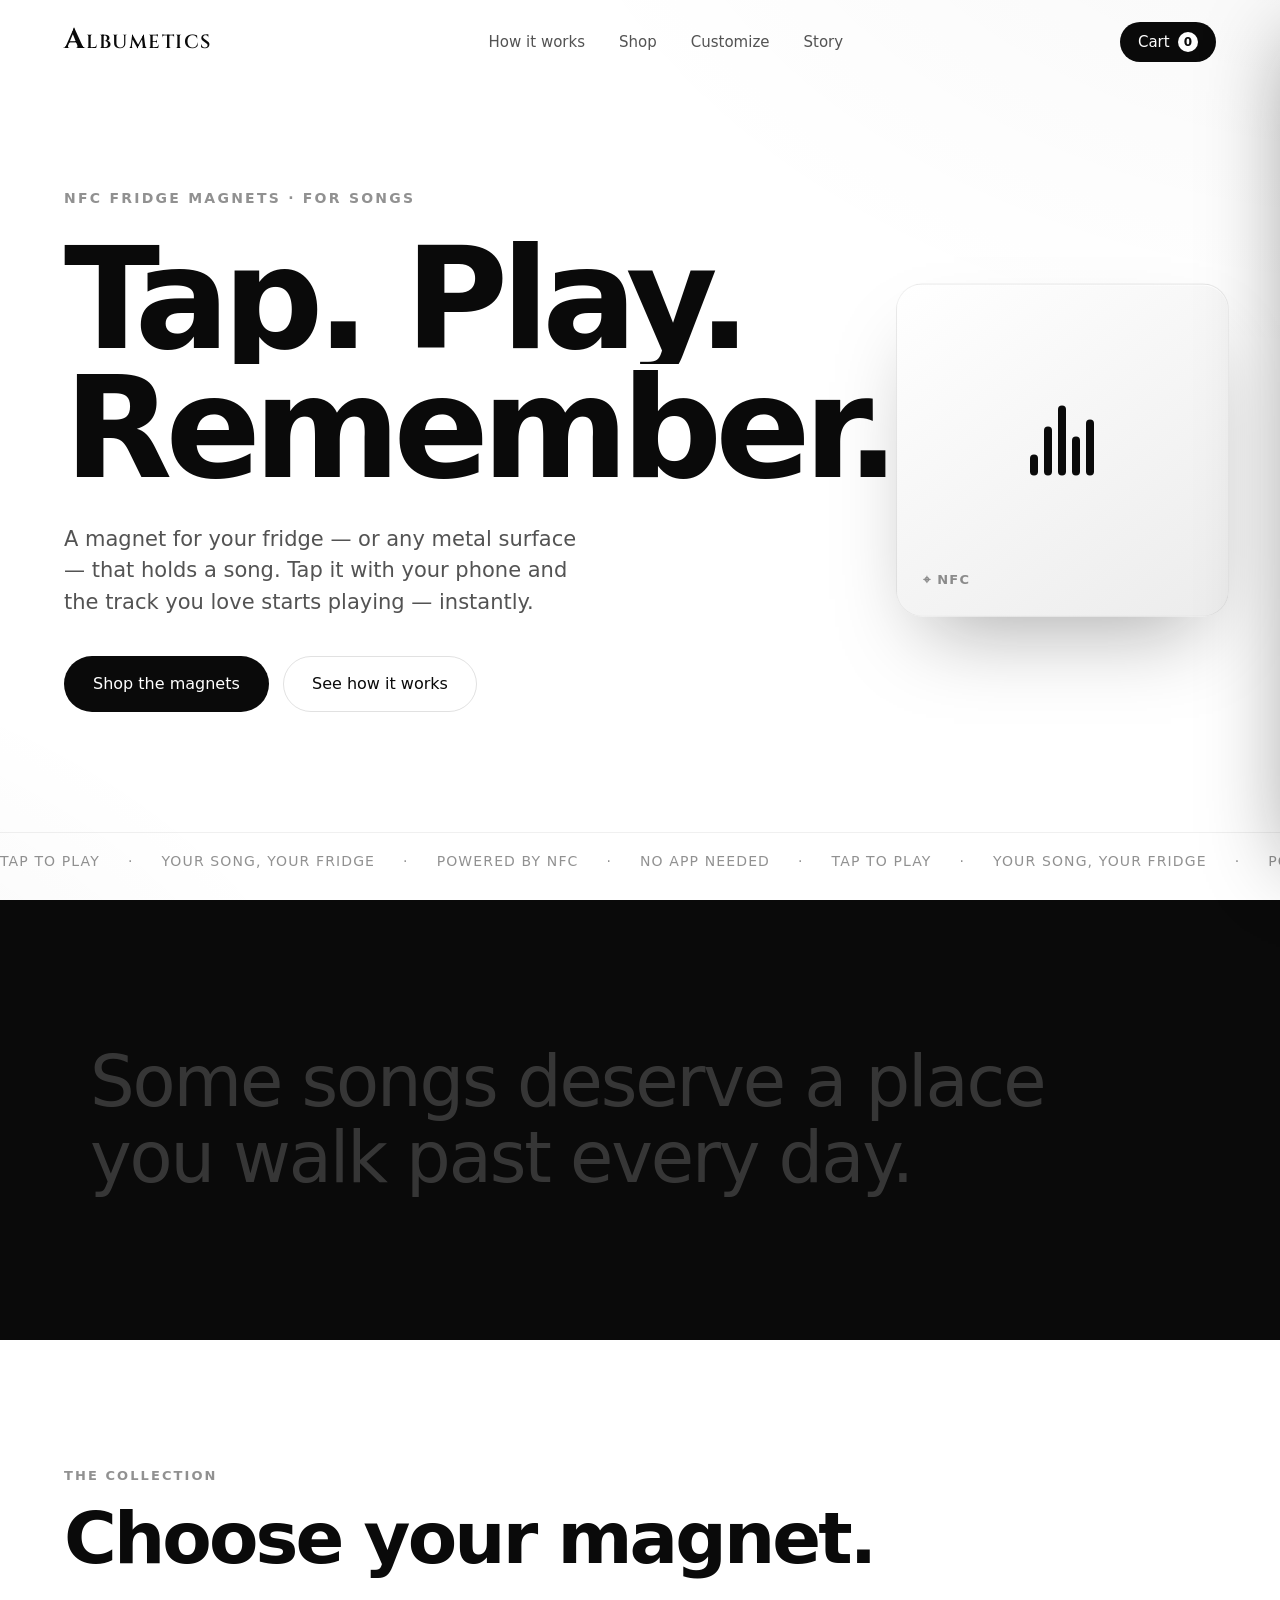
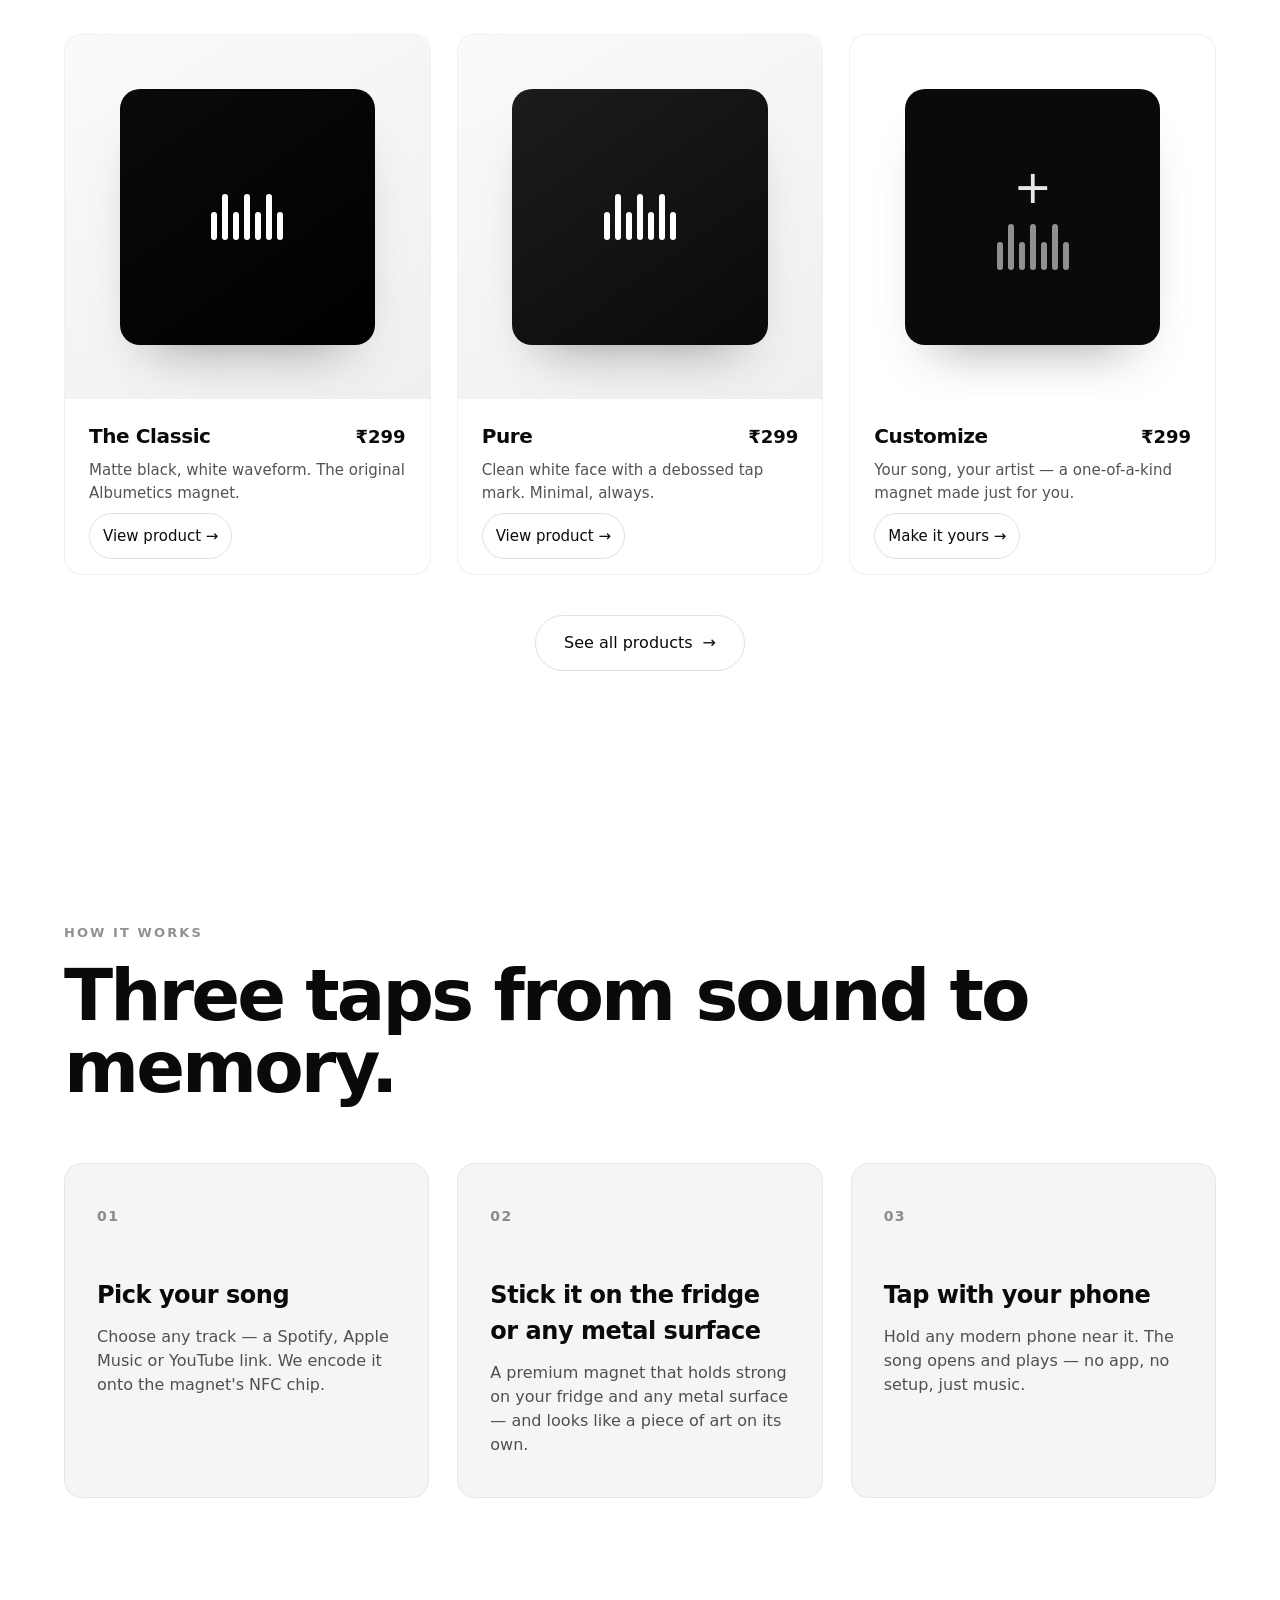
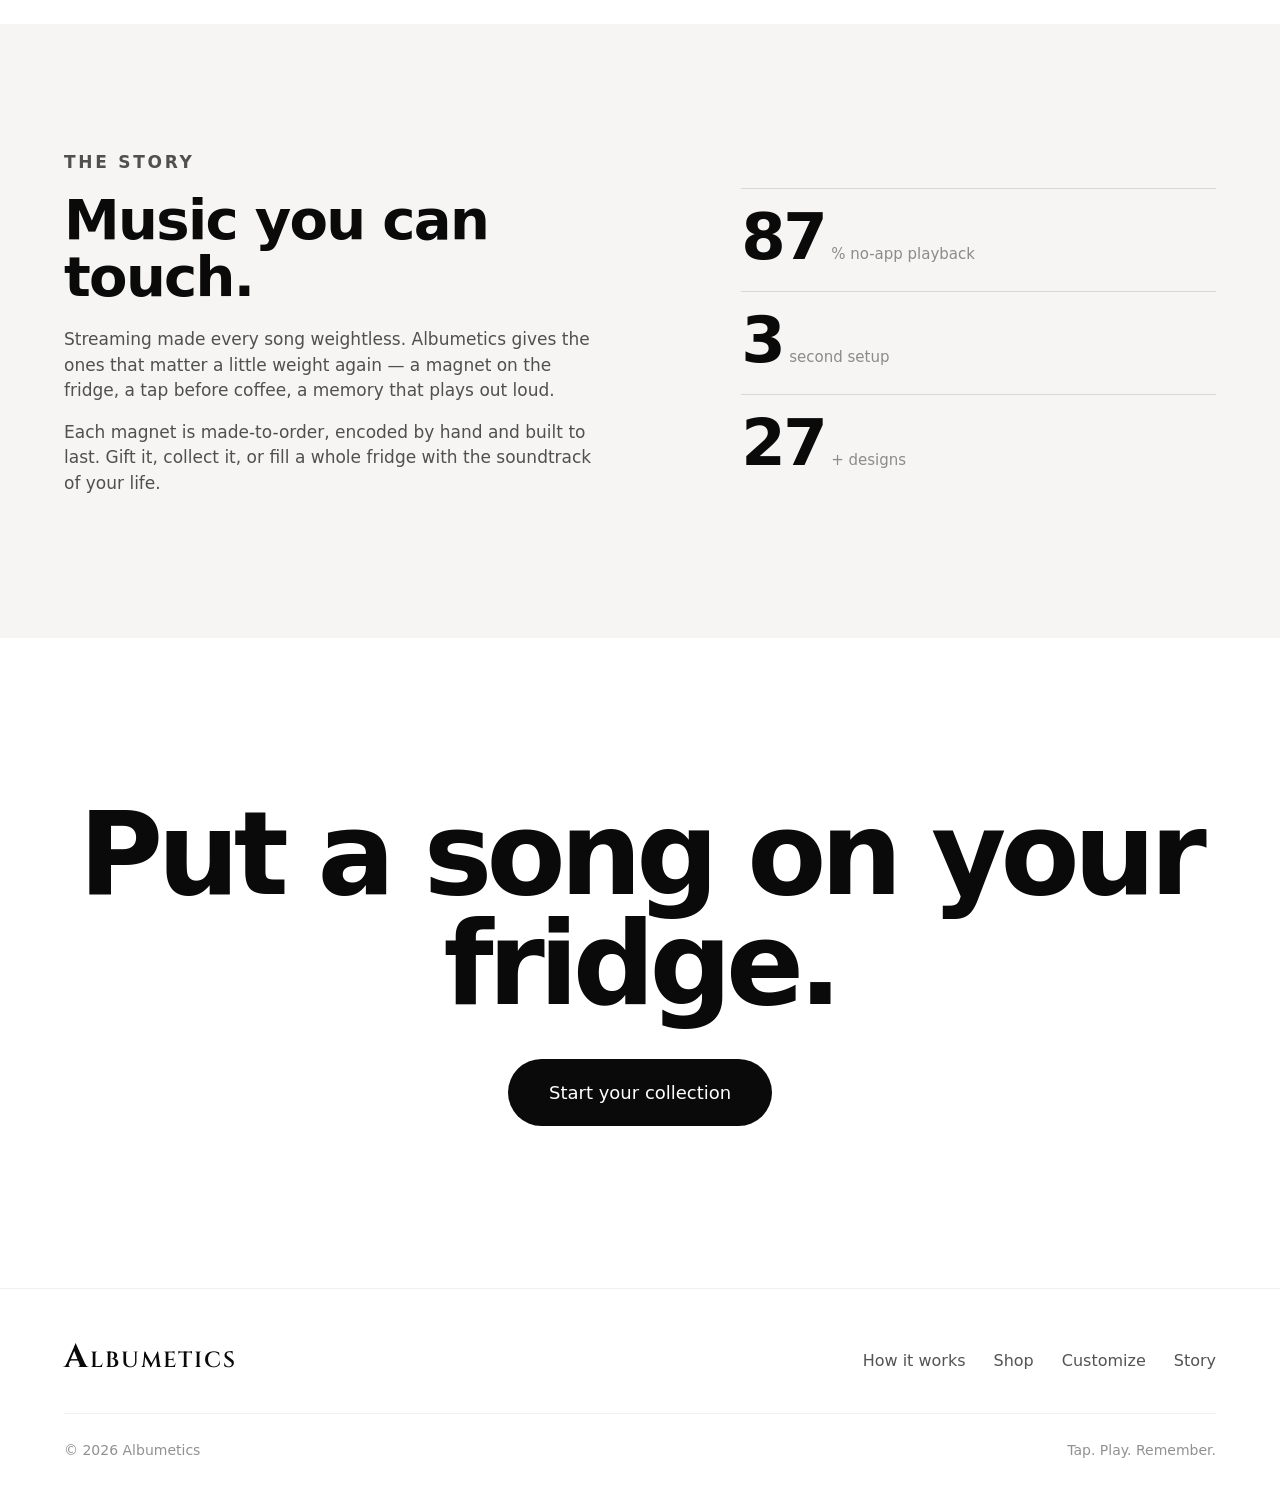
<file: index.html>
<!DOCTYPE html>
<html lang="en">
<head>
  <meta charset="UTF-8" />
  <meta name="viewport" content="width=device-width, initial-scale=1.0" />
  <title>Albumetics — Tap. Play. Remember.</title>
  <meta name="description" content="NFC fridge magnets that play your favourite songs. Tap with your phone and the music begins. Albumetics turns sound into something you can hold." />
  <link rel="preconnect" href="https://api.fontshare.com" crossorigin />
  <link rel="preconnect" href="https://fonts.googleapis.com" />
  <link rel="preconnect" href="https://fonts.gstatic.com" crossorigin />
  <link href="https://api.fontshare.com/v2/css?f[]=ranade@300,400,500,700,800&display=swap" rel="stylesheet" />
  <link href="https://fonts.googleapis.com/css2?family=Cinzel:wght@500;600;700&display=swap" rel="stylesheet" />
  <link rel="stylesheet" href="css/style.css" />
  <link rel="icon" href="data:image/svg+xml,<svg xmlns='http://www.w3.org/2000/svg' viewBox='0 0 100 100'><text x='50' y='80' font-family='Georgia,serif' font-size='92' font-weight='700' text-anchor='middle'>A</text></svg>" />
</head>
<body>
  <!-- Loader -->
  <div class="loader" id="loader">
    <div class="loader__inner">
      <span class="loader__word brand"><span class="brand__cap">A</span>lbumetics</span>
      <div class="loader__bar"><span></span></div>
    </div>
  </div>

  <!-- Cursor follower -->
  <div class="cursor" id="cursor"></div>

  <!-- Header -->
  <header class="header" id="header">
    <a href="#top" class="header__logo brand" data-scroll aria-label="Albumetics"><span class="brand__cap">A</span>lbumetics</a>
    <nav class="header__nav" id="navMenu">
      <a href="#how" data-scroll>How it works</a>
      <a href="#shop" data-scroll>Shop</a>
      <a href="custom.html">Customize</a>
      <a href="#story" data-scroll>Story</a>
    </nav>
    <div class="header__actions">
      <button class="header__cart" id="cartBtn" aria-label="Open cart">
        Cart <span class="header__cart-count" id="cartCount">0</span>
      </button>
      <button class="header__burger" id="navToggle" aria-label="Open menu" aria-expanded="false">
        <span></span><span></span><span></span>
      </button>
    </div>
  </header>

  <main id="top">
    <!-- Hero -->
    <section class="hero">
      <div class="hero__bg" aria-hidden="true">
        <span class="grain"></span>
      </div>
      <div class="hero__inner">
        <p class="hero__eyebrow reveal">NFC fridge magnets · for songs</p>
        <h1 class="hero__title">
          <span class="line"><span>Tap. Play.</span></span>
          <span class="line"><span>Remember.</span></span>
        </h1>
        <p class="hero__lead reveal">
          A magnet for your fridge — or any metal surface — that holds a song.
          Tap it with your phone and the track you love starts playing — instantly.
        </p>
        <div class="hero__actions reveal">
          <a href="#shop" class="btn btn--solid" data-scroll>Shop the magnets</a>
          <a href="#how" class="btn btn--ghost" data-scroll>See how it works</a>
        </div>
      </div>

      <!-- Floating magnet -->
      <div class="hero__magnet" id="heroMagnet">
        <div class="magnet">
          <div class="magnet__art">
            <div class="magnet__rings"><i></i><i></i><i></i></div>
            <div class="magnet__bars"><i></i><i></i><i></i><i></i><i></i></div>
          </div>
          <div class="magnet__nfc">⌖ NFC</div>
        </div>
      </div>

      <div class="hero__marquee" aria-hidden="true">
        <div class="marquee__track">
          <span>tap to play</span><span>·</span><span>your song, your fridge</span><span>·</span>
          <span>powered by nfc</span><span>·</span><span>no app needed</span><span>·</span>
          <span>tap to play</span><span>·</span><span>your song, your fridge</span><span>·</span>
          <span>powered by nfc</span><span>·</span><span>no app needed</span><span>·</span>
        </div>
      </div>
    </section>

    <!-- Showcase / pull quote -->
    <section class="showcase">
      <div class="showcase__line reveal-text">
        <p>Some songs deserve a place you walk past every day.</p>
      </div>
    </section>

    <!-- Shop -->
    <section class="shop" id="shop">
      <div class="section-head">
        <p class="section-head__kicker reveal">The collection</p>
        <h2 class="section-head__title reveal">Choose your magnet.</h2>
      </div>
      <div class="products products--preview" id="products"><!-- injected by JS --></div>
      <div class="shop__more reveal">
        <a href="products.html" class="btn btn--ghost">See all products <span aria-hidden="true">→</span></a>
      </div>
    </section>

    <!-- How it works -->
    <section class="how" id="how">
      <div class="section-head">
        <p class="section-head__kicker reveal">How it works</p>
        <h2 class="section-head__title reveal">Three taps from sound to memory.</h2>
      </div>
      <div class="steps">
        <article class="step reveal">
          <span class="step__num">01</span>
          <h3>Pick your song</h3>
          <p>Choose any track — a Spotify, Apple Music or YouTube link. We encode it onto the magnet's NFC chip.</p>
        </article>
        <article class="step reveal">
          <span class="step__num">02</span>
          <h3>Stick it on the fridge or any metal surface</h3>
          <p>A premium magnet that holds strong on your fridge and any metal surface — and looks like a piece of art on its own.</p>
        </article>
        <article class="step reveal">
          <span class="step__num">03</span>
          <h3>Tap with your phone</h3>
          <p>Hold any modern phone near it. The song opens and plays — no app, no setup, just music.</p>
        </article>
      </div>
    </section>

    <!-- Story -->
    <section class="story" id="story">
      <div class="story__grid">
        <div class="story__text reveal">
          <p class="section-head__kicker">The story</p>
          <h2>Music you can touch.</h2>
          <p>
            Streaming made every song weightless. Albumetics gives the ones that
            matter a little weight again — a magnet on the fridge, a tap before
            coffee, a memory that plays out loud.
          </p>
          <p>
            Each magnet is made-to-order, encoded by hand and built to last.
            Gift it, collect it, or fill a whole fridge with the soundtrack of
            your life.
          </p>
        </div>
        <div class="story__stats reveal">
          <div class="stat"><span class="stat__num" data-count="100">0</span><span class="stat__label">% no-app playback</span></div>
          <div class="stat"><span class="stat__num" data-count="3">0</span><span class="stat__label">second setup</span></div>
          <div class="stat"><span class="stat__num" data-count="50">0</span><span class="stat__label">+ designs</span></div>
        </div>
      </div>
    </section>

    <!-- CTA -->
    <section class="cta">
      <div class="cta__inner reveal">
        <h2>Put a song on your fridge.</h2>
        <a href="#shop" class="btn btn--solid btn--lg" data-scroll>Start your collection</a>
      </div>
    </section>
  </main>

  <footer class="footer">
    <div class="footer__top">
      <span class="footer__logo brand"><span class="brand__cap">A</span>lbumetics</span>
      <nav class="footer__nav">
        <a href="#how" data-scroll>How it works</a>
        <a href="#shop" data-scroll>Shop</a>
<a href="custom.html">Customize</a>
        <a href="#story" data-scroll>Story</a>
      </nav>
    </div>
    <div class="footer__bottom">
      <span>© <span id="year"></span> Albumetics</span>
      <span>Tap. Play. Remember.</span>
    </div>
  </footer>

  <!-- Cart drawer -->
  <div class="drawer-overlay" id="drawerOverlay"></div>
  <aside class="cart" id="cart" aria-hidden="true">
    <div class="cart__head">
      <h3>Your cart</h3>
      <button class="cart__close" id="cartClose" aria-label="Close cart">×</button>
    </div>
    <div class="cart__items" id="cartItems"></div>
    <div class="cart__foot">
      <div class="cart__row">
        <span>Subtotal</span>
        <span id="cartTotal">₹0</span>
      </div>
      <button class="btn btn--solid btn--block" id="checkoutBtn">Checkout</button>
      <p class="cart__note">Free shipping over ₹399 · Made to order</p>
    </div>
  </aside>

  <!-- Toast -->
  <div class="toast" id="toast"></div>

  <script src="js/data.js"></script>
  <script src="js/ui.js"></script>
  <script src="js/cart.js"></script>
  <script src="js/main.js"></script>
</body>
</html>
</file>
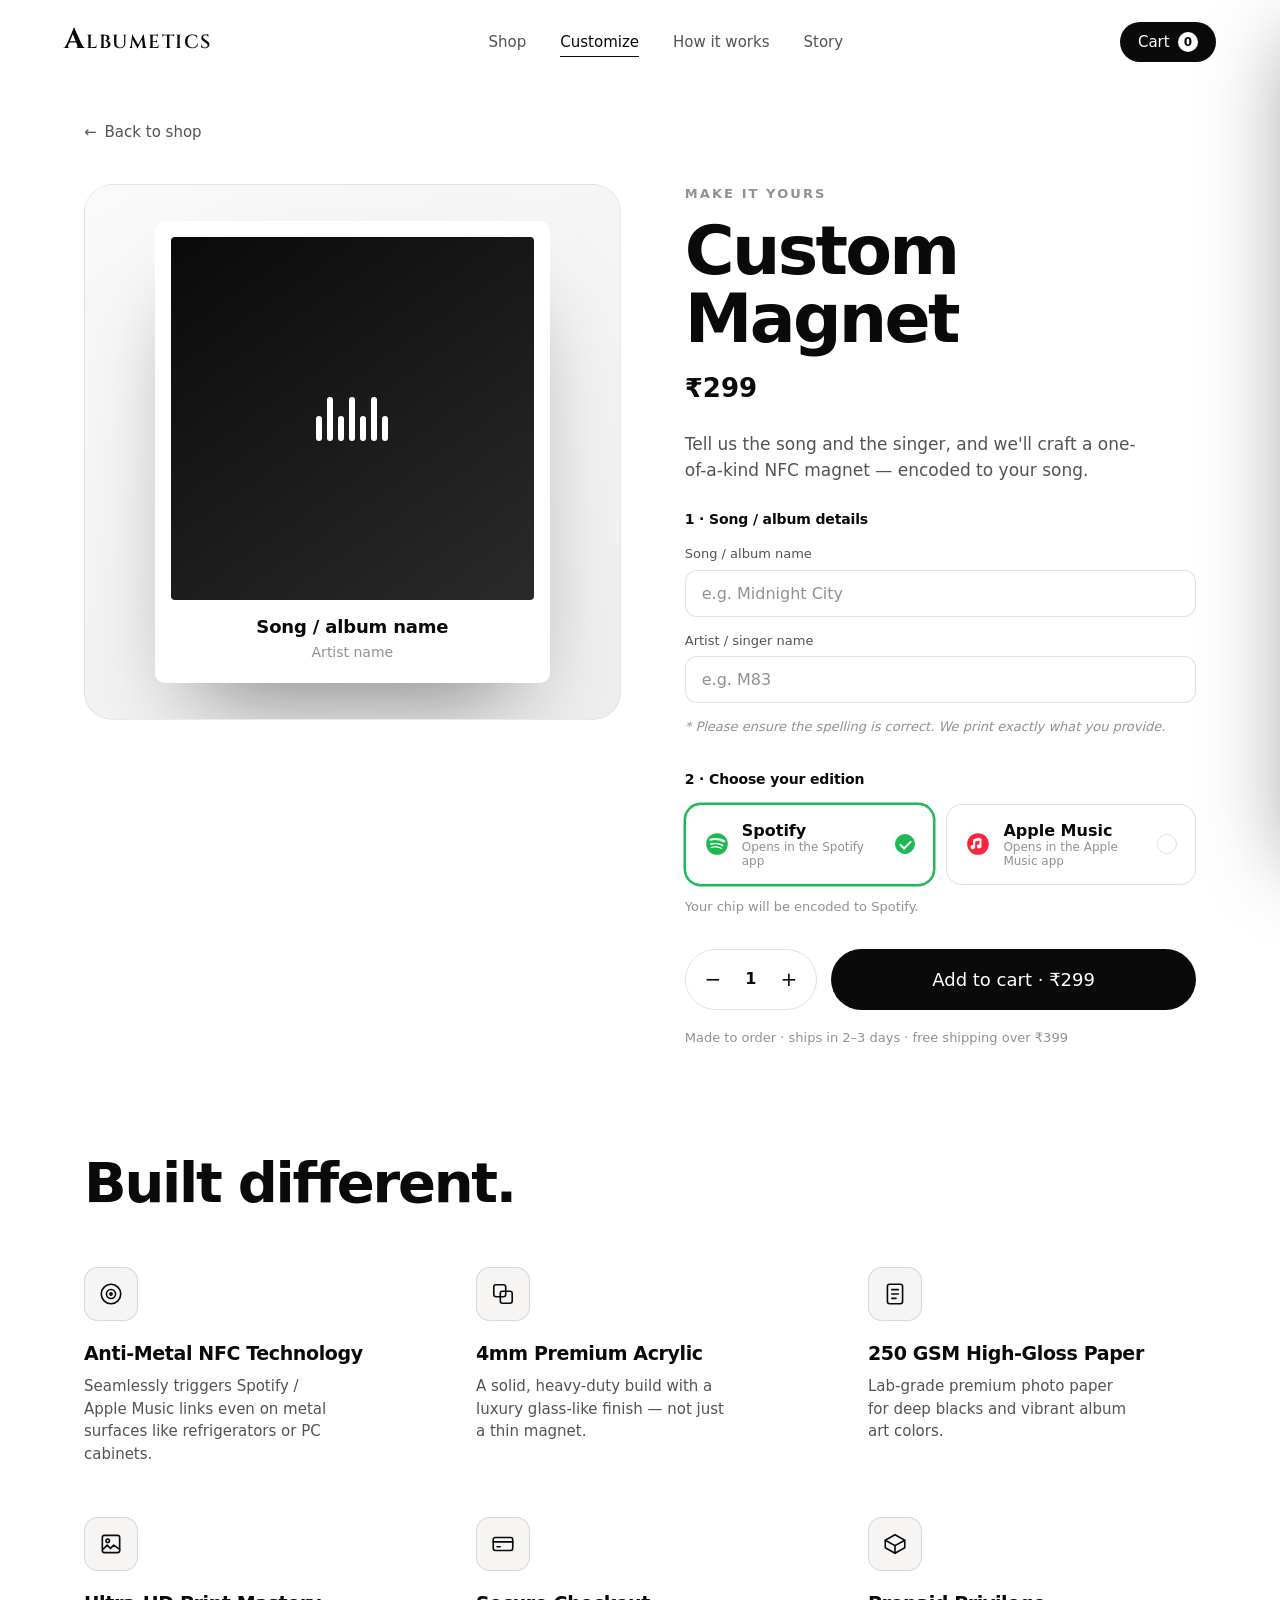
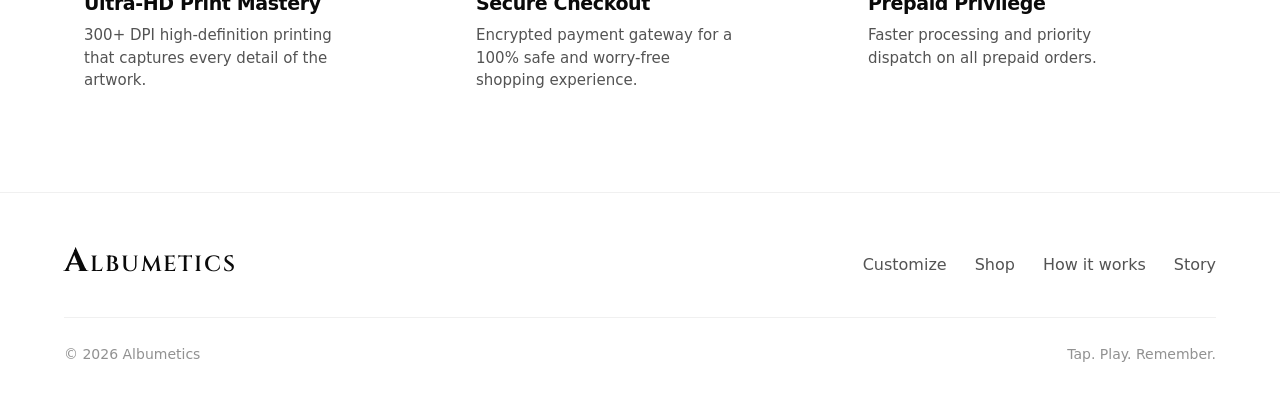
<file: custom.html>
<!DOCTYPE html>
<html lang="en">
<head>
  <meta charset="UTF-8" />
  <meta name="viewport" content="width=device-width, initial-scale=1.0" />
  <title>Albumetics — Customize your magnet</title>
  <meta name="description" content="Build your own Albumetics NFC magnet — upload your album art, add the song and artist, and we print exactly what you provide." />
  <link rel="preconnect" href="https://api.fontshare.com" crossorigin />
  <link rel="preconnect" href="https://fonts.googleapis.com" />
  <link rel="preconnect" href="https://fonts.gstatic.com" crossorigin />
  <link href="https://api.fontshare.com/v2/css?f[]=ranade@300,400,500,700,800&display=swap" rel="stylesheet" />
  <link href="https://fonts.googleapis.com/css2?family=Cinzel:wght@500;600;700&display=swap" rel="stylesheet" />
  <link rel="stylesheet" href="css/style.css" />
  <link rel="icon" href="data:image/svg+xml,<svg xmlns='http://www.w3.org/2000/svg' viewBox='0 0 100 100'><text x='50' y='80' font-family='Georgia,serif' font-size='92' font-weight='700' text-anchor='middle'>A</text></svg>" />
</head>
<body>
  <div class="loader" id="loader">
    <div class="loader__inner">
      <span class="loader__word brand"><span class="brand__cap">A</span>lbumetics</span>
      <div class="loader__bar"><span></span></div>
    </div>
  </div>

  <div class="cursor" id="cursor"></div>

  <header class="header" id="header">
    <a href="index.html" class="header__logo brand" aria-label="Albumetics"><span class="brand__cap">A</span>lbumetics</a>
    <nav class="header__nav" id="navMenu">
      <a href="index.html#shop">Shop</a>
      <a href="custom.html" class="is-active">Customize</a>
      <a href="index.html#how">How it works</a>
      <a href="index.html#story">Story</a>
    </nav>
    <div class="header__actions">
      <button class="header__cart" id="cartBtn" aria-label="Open cart">
        Cart <span class="header__cart-count" id="cartCount">0</span>
      </button>
      <button class="header__burger" id="navToggle" aria-label="Open menu" aria-expanded="false">
        <span></span><span></span><span></span>
      </button>
    </div>
  </header>

  <main class="pdp" id="custom"><!-- injected by custom.js --></main>

  <footer class="footer">
    <div class="footer__top">
      <span class="footer__logo brand"><span class="brand__cap">A</span>lbumetics</span>
      <nav class="footer__nav">
        <a href="custom.html">Customize</a>
        <a href="index.html#shop">Shop</a>
        <a href="index.html#how">How it works</a>
        <a href="index.html#story">Story</a>
      </nav>
    </div>
    <div class="footer__bottom">
      <span>© <span id="year"></span> Albumetics</span>
      <span>Tap. Play. Remember.</span>
    </div>
  </footer>

  <div class="drawer-overlay" id="drawerOverlay"></div>
  <aside class="cart" id="cart" aria-hidden="true">
    <div class="cart__head">
      <h3>Your cart</h3>
      <button class="cart__close" id="cartClose" aria-label="Close cart">×</button>
    </div>
    <div class="cart__items" id="cartItems"></div>
    <div class="cart__foot">
      <div class="cart__row">
        <span>Subtotal</span>
        <span id="cartTotal">₹0</span>
      </div>
      <button class="btn btn--solid btn--block" id="checkoutBtn">Checkout</button>
      <p class="cart__note">Free shipping over ₹399 · Made to order</p>
    </div>
  </aside>

  <div class="toast" id="toast"></div>

  <script src="js/data.js"></script>
  <script src="js/ui.js"></script>
  <script src="js/cart.js"></script>
  <script src="js/custom.js"></script>
</body>
</html>
</file>
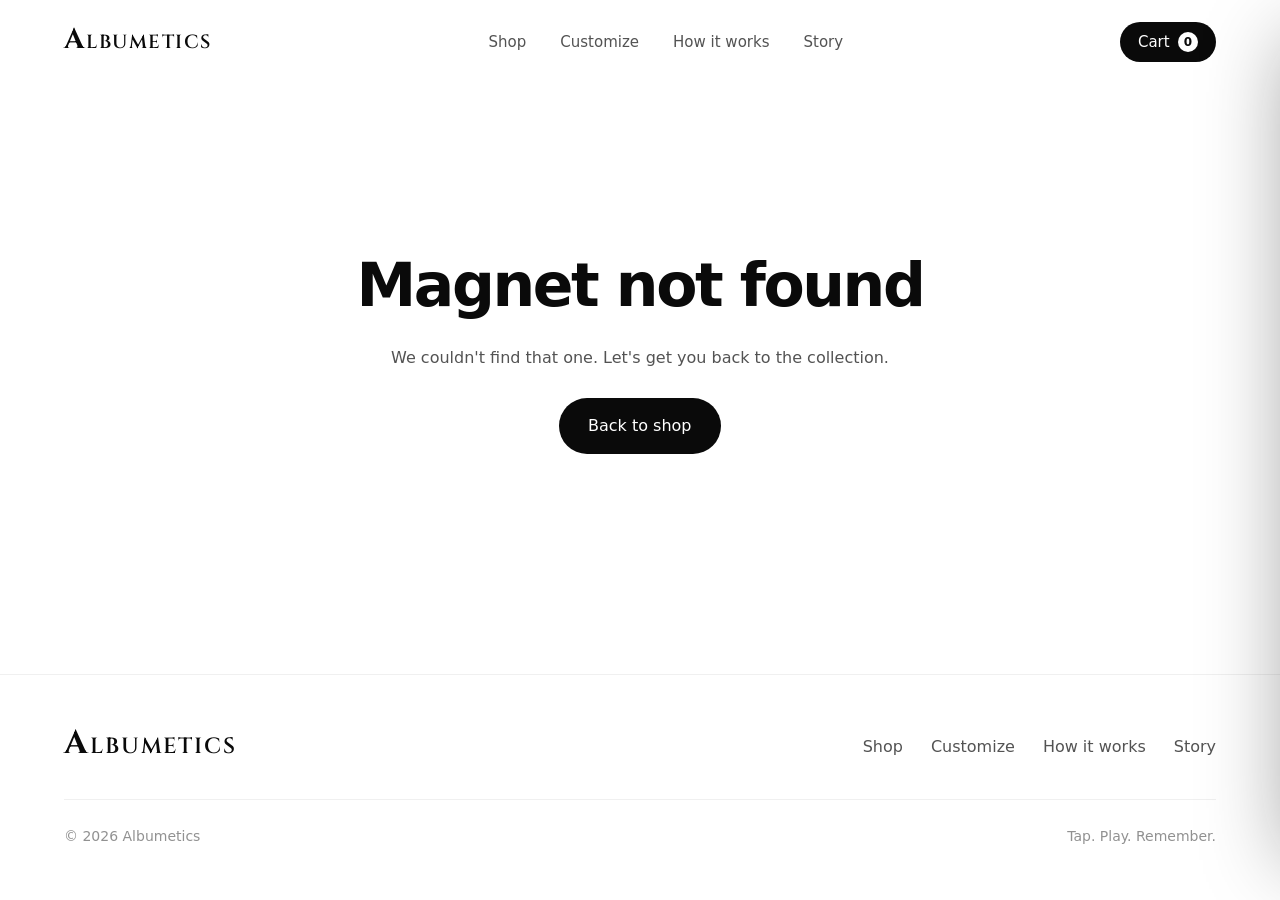
<file: product.html>
<!DOCTYPE html>
<html lang="en">
<head>
  <meta charset="UTF-8" />
  <meta name="viewport" content="width=device-width, initial-scale=1.0" />
  <title>Albumetics — Magnet</title>
  <meta name="description" content="An Albumetics NFC song magnet — choose a Spotify or Apple Music edition. Tap to play." />
  <link rel="preconnect" href="https://api.fontshare.com" crossorigin />
  <link rel="preconnect" href="https://fonts.googleapis.com" />
  <link rel="preconnect" href="https://fonts.gstatic.com" crossorigin />
  <link href="https://api.fontshare.com/v2/css?f[]=ranade@300,400,500,700,800&display=swap" rel="stylesheet" />
  <link href="https://fonts.googleapis.com/css2?family=Cinzel:wght@500;600;700&display=swap" rel="stylesheet" />
  <link rel="stylesheet" href="css/style.css" />
  <link rel="icon" href="data:image/svg+xml,<svg xmlns='http://www.w3.org/2000/svg' viewBox='0 0 100 100'><text x='50' y='80' font-family='Georgia,serif' font-size='92' font-weight='700' text-anchor='middle'>A</text></svg>" />
</head>
<body>
  <div class="loader" id="loader">
    <div class="loader__inner">
      <span class="loader__word brand"><span class="brand__cap">A</span>lbumetics</span>
      <div class="loader__bar"><span></span></div>
    </div>
  </div>

  <div class="cursor" id="cursor"></div>

  <header class="header" id="header">
    <a href="index.html" class="header__logo brand" aria-label="Albumetics"><span class="brand__cap">A</span>lbumetics</a>
    <nav class="header__nav" id="navMenu">
      <a href="index.html#shop">Shop</a>
      <a href="custom.html">Customize</a>
      <a href="index.html#how">How it works</a>
      <a href="index.html#story">Story</a>
    </nav>
    <div class="header__actions">
      <button class="header__cart" id="cartBtn" aria-label="Open cart">
        Cart <span class="header__cart-count" id="cartCount">0</span>
      </button>
      <button class="header__burger" id="navToggle" aria-label="Open menu" aria-expanded="false">
        <span></span><span></span><span></span>
      </button>
    </div>
  </header>

  <main class="pdp" id="pdp">
    <!-- injected by product.js -->
  </main>

  <footer class="footer">
    <div class="footer__top">
      <span class="footer__logo brand"><span class="brand__cap">A</span>lbumetics</span>
      <nav class="footer__nav">
        <a href="index.html#shop">Shop</a>
        <a href="custom.html">Customize</a>
        <a href="index.html#how">How it works</a>
        <a href="index.html#story">Story</a>
      </nav>
    </div>
    <div class="footer__bottom">
      <span>© <span id="year"></span> Albumetics</span>
      <span>Tap. Play. Remember.</span>
    </div>
  </footer>

  <!-- Cart drawer -->
  <div class="drawer-overlay" id="drawerOverlay"></div>
  <aside class="cart" id="cart" aria-hidden="true">
    <div class="cart__head">
      <h3>Your cart</h3>
      <button class="cart__close" id="cartClose" aria-label="Close cart">×</button>
    </div>
    <div class="cart__items" id="cartItems"></div>
    <div class="cart__foot">
      <div class="cart__row">
        <span>Subtotal</span>
        <span id="cartTotal">₹0</span>
      </div>
      <button class="btn btn--solid btn--block" id="checkoutBtn">Checkout</button>
      <p class="cart__note">Free shipping over ₹399 · Made to order</p>
    </div>
  </aside>

  <div class="toast" id="toast"></div>

  <script src="js/data.js"></script>
  <script src="js/ui.js"></script>
  <script src="js/cart.js"></script>
  <script src="js/product.js"></script>
</body>
</html>
</file>
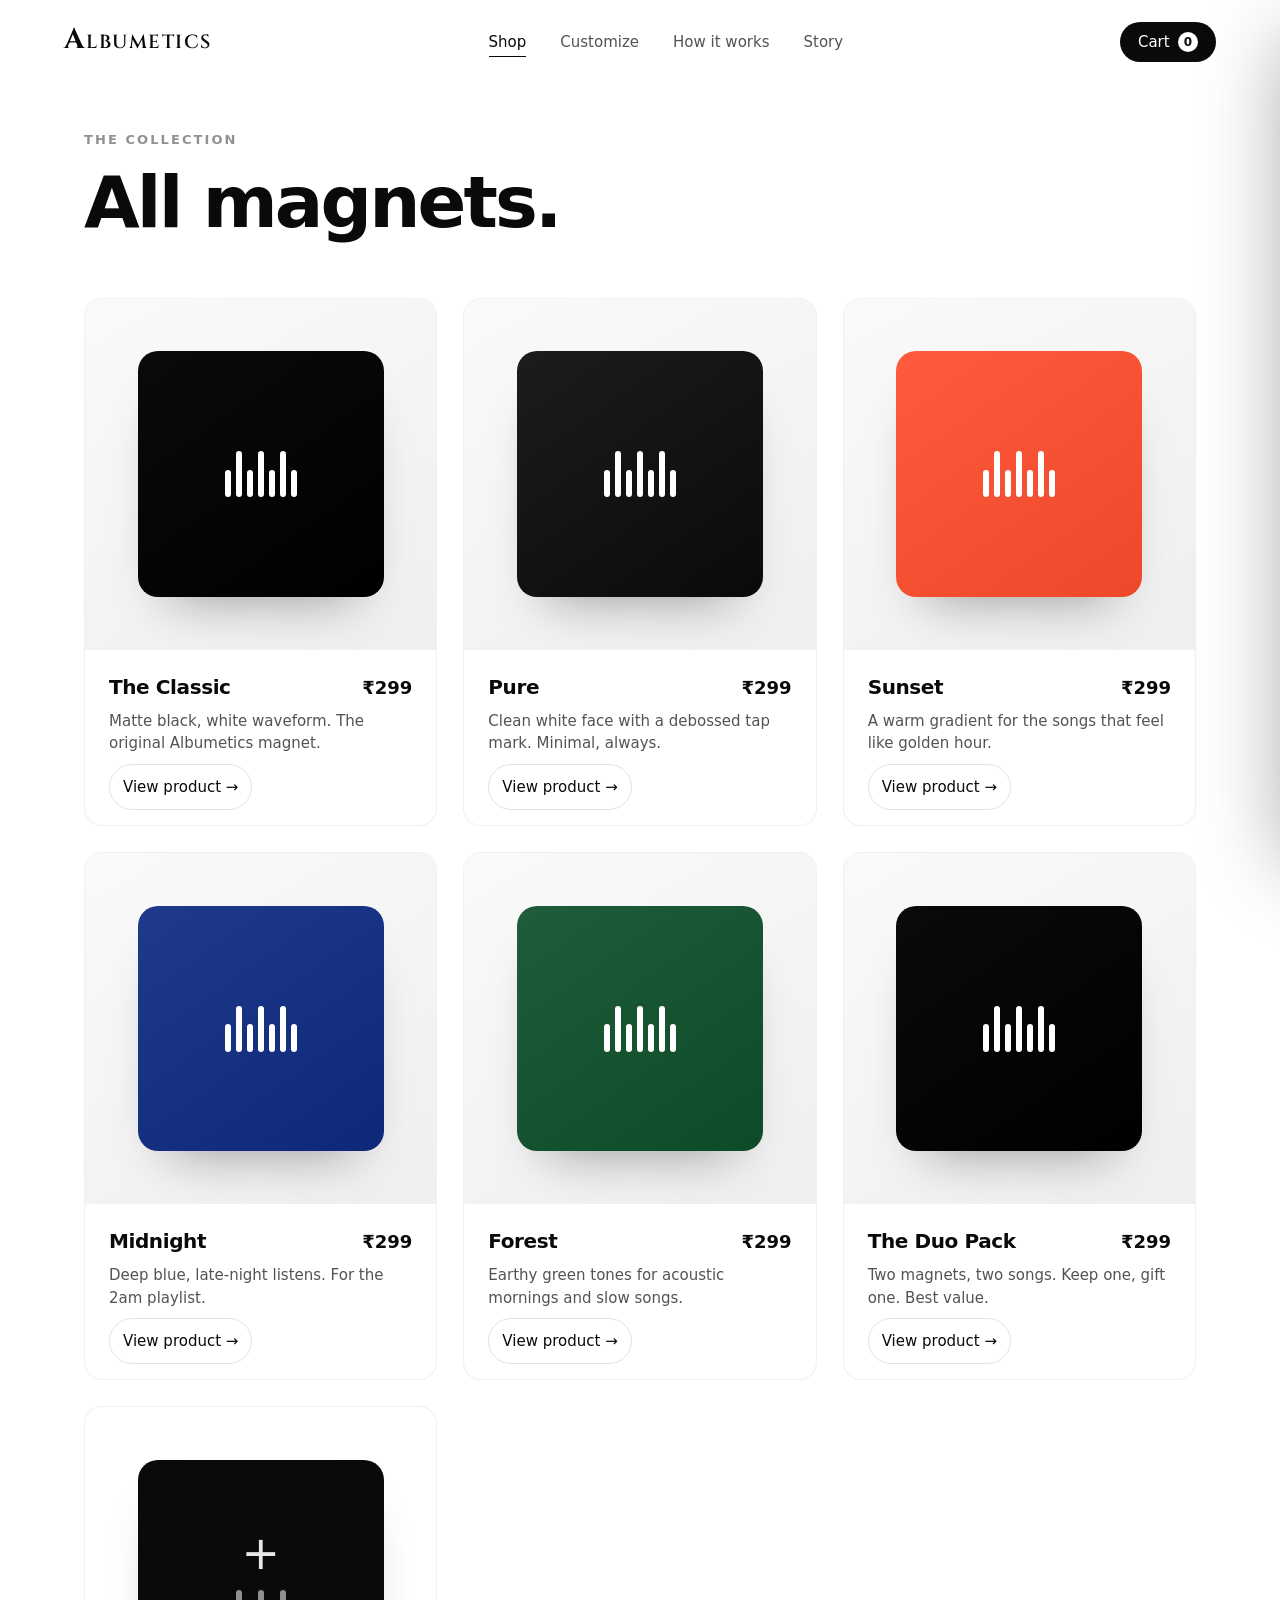
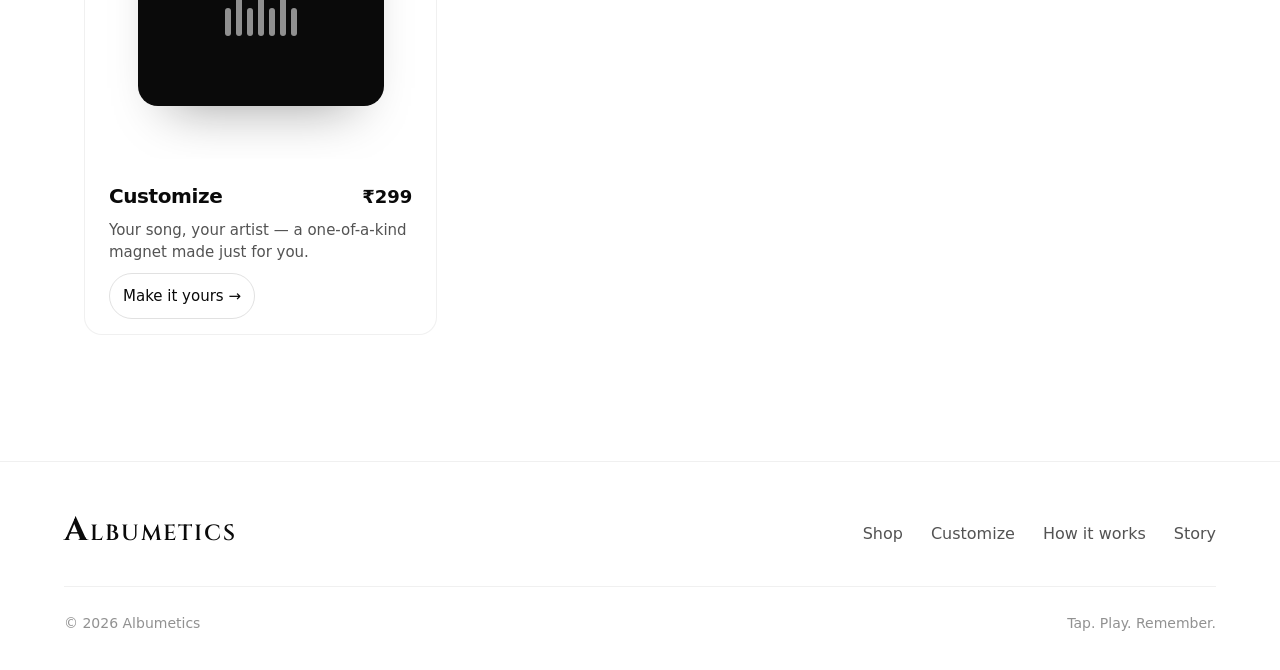
<file: products.html>
<!DOCTYPE html>
<html lang="en">
<head>
  <meta charset="UTF-8" />
  <meta name="viewport" content="width=device-width, initial-scale=1.0" />
  <title>Albumetics — All products</title>
  <meta name="description" content="The full Albumetics collection — NFC song magnets that play your favourite tracks. Tap to play." />
  <link rel="preconnect" href="https://api.fontshare.com" crossorigin />
  <link rel="preconnect" href="https://fonts.googleapis.com" />
  <link rel="preconnect" href="https://fonts.gstatic.com" crossorigin />
  <link href="https://api.fontshare.com/v2/css?f[]=ranade@300,400,500,700,800&display=swap" rel="stylesheet" />
  <link href="https://fonts.googleapis.com/css2?family=Cinzel:wght@500;600;700&display=swap" rel="stylesheet" />
  <link rel="stylesheet" href="css/style.css" />
  <link rel="icon" href="data:image/svg+xml,<svg xmlns='http://www.w3.org/2000/svg' viewBox='0 0 100 100'><text x='50' y='80' font-family='Georgia,serif' font-size='92' font-weight='700' text-anchor='middle'>A</text></svg>" />
</head>
<body>
  <div class="loader" id="loader">
    <div class="loader__inner">
      <span class="loader__word brand"><span class="brand__cap">A</span>lbumetics</span>
      <div class="loader__bar"><span></span></div>
    </div>
  </div>

  <div class="cursor" id="cursor"></div>

  <header class="header" id="header">
    <a href="index.html" class="header__logo brand" aria-label="Albumetics"><span class="brand__cap">A</span>lbumetics</a>
    <nav class="header__nav" id="navMenu">
      <a href="products.html" class="is-active">Shop</a>
      <a href="custom.html">Customize</a>
      <a href="index.html#how">How it works</a>
      <a href="index.html#story">Story</a>
    </nav>
    <div class="header__actions">
      <button class="header__cart" id="cartBtn" aria-label="Open cart">
        Cart <span class="header__cart-count" id="cartCount">0</span>
      </button>
      <button class="header__burger" id="navToggle" aria-label="Open menu" aria-expanded="false">
        <span></span><span></span><span></span>
      </button>
    </div>
  </header>

  <main class="shop shop--page">
    <div class="section-head">
      <p class="section-head__kicker reveal">The collection</p>
      <h2 class="section-head__title reveal">All magnets.</h2>
    </div>
    <div class="products" id="products"><!-- injected by JS --></div>
  </main>

  <footer class="footer">
    <div class="footer__top">
      <span class="footer__logo brand"><span class="brand__cap">A</span>lbumetics</span>
      <nav class="footer__nav">
        <a href="products.html">Shop</a>
        <a href="custom.html">Customize</a>
        <a href="index.html#how">How it works</a>
        <a href="index.html#story">Story</a>
      </nav>
    </div>
    <div class="footer__bottom">
      <span>© <span id="year"></span> Albumetics</span>
      <span>Tap. Play. Remember.</span>
    </div>
  </footer>

  <div class="drawer-overlay" id="drawerOverlay"></div>
  <aside class="cart" id="cart" aria-hidden="true">
    <div class="cart__head">
      <h3>Your cart</h3>
      <button class="cart__close" id="cartClose" aria-label="Close cart">×</button>
    </div>
    <div class="cart__items" id="cartItems"></div>
    <div class="cart__foot">
      <div class="cart__row">
        <span>Subtotal</span>
        <span id="cartTotal">₹0</span>
      </div>
      <button class="btn btn--solid btn--block" id="checkoutBtn">Checkout</button>
      <p class="cart__note">Free shipping over ₹399 · Made to order</p>
    </div>
  </aside>

  <div class="toast" id="toast"></div>

  <script src="js/data.js"></script>
  <script src="js/ui.js"></script>
  <script src="js/cart.js"></script>
  <script src="js/main.js"></script>
</body>
</html>
</file>
<file: css/style.css>
/* ============================================================
   Albumetics — core styles
   Palette: white dominant, black accents
   Type: Ranade
   ============================================================ */

:root {
  --white: #ffffff;
  --paper: #f6f5f3;
  --ink: #0a0a0a;
  --ink-70: rgba(10, 10, 10, 0.7);
  --ink-45: rgba(10, 10, 10, 0.45);
  --ink-12: rgba(10, 10, 10, 0.12);
  --ink-06: rgba(10, 10, 10, 0.06);
  --radius: 18px;
  --ease: cubic-bezier(0.22, 1, 0.36, 1);
  --ease-soft: cubic-bezier(0.65, 0.05, 0.36, 1);
  --maxw: 1240px;
  --pad: clamp(20px, 5vw, 80px);
}

* { margin: 0; padding: 0; box-sizing: border-box; }

html { scroll-behavior: smooth; -webkit-font-smoothing: antialiased; }

body {
  font-family: 'Ranade', system-ui, sans-serif;
  background: var(--white);
  color: var(--ink);
  font-weight: 400;
  line-height: 1.5;
  overflow-x: hidden;
}

@media (prefers-reduced-motion: reduce) {
  * { animation: none !important; transition: none !important; scroll-behavior: auto !important; }
}

a { color: inherit; text-decoration: none; }
img { max-width: 100%; display: block; }
::selection { background: var(--ink); color: var(--white); }

/* ---------- Loader ---------- */
.loader {
  position: fixed; inset: 0; z-index: 9999;
  background: var(--white);
  display: grid; place-items: center;
  transition: transform 0.9s var(--ease) 0.2s;
}
.loader.done { transform: translateY(-100%); }
.loader__inner { text-align: center; }
.loader__word {
  font-size: clamp(28px, 6vw, 64px);
  font-weight: 700; letter-spacing: -0.04em;
  display: block; overflow: hidden;
}
.loader__bar {
  margin-top: 22px; height: 2px; width: 200px;
  background: var(--ink-12); overflow: hidden; border-radius: 2px;
}
.loader__bar span {
  display: block; height: 100%; width: 0;
  background: var(--ink);
  animation: load 1.4s var(--ease) forwards;
}
@keyframes load { to { width: 100%; } }

/* ---------- Cursor ---------- */
.cursor {
  position: fixed; top: 0; left: 0; width: 28px; height: 28px;
  border: 1.5px solid var(--ink); border-radius: 50%;
  transform: translate(-50%, -50%); pointer-events: none; z-index: 9000;
  transition: width 0.25s var(--ease), height 0.25s var(--ease), background 0.25s var(--ease), opacity 0.3s;
  mix-blend-mode: difference; opacity: 0;
}
.cursor.active { width: 60px; height: 60px; background: var(--white); border-color: transparent; }
@media (hover: none) { .cursor { display: none; } }

/* ---------- Header ---------- */
.header {
  position: fixed; top: 0; left: 0; right: 0; z-index: 100;
  display: flex; align-items: center; justify-content: space-between;
  padding: 22px var(--pad);
  transition: padding 0.4s var(--ease), background 0.4s var(--ease), backdrop-filter 0.4s;
}
.header.scrolled {
  padding: 14px var(--pad);
  background: rgba(255, 255, 255, 0.72);
  backdrop-filter: blur(14px);
  border-bottom: 1px solid var(--ink-06);
}
.header__logo {
  font-weight: 700; font-size: 22px; letter-spacing: -0.04em;
}
.header__logo .dot { color: var(--ink-45); }
.header__nav { display: flex; gap: 34px; }
.header__nav a {
  font-size: 15px; font-weight: 500; position: relative; color: var(--ink-70);
  transition: color 0.3s var(--ease);
}
.header__nav a::after {
  content: ''; position: absolute; left: 0; bottom: -4px; height: 1.5px; width: 0;
  background: var(--ink); transition: width 0.35s var(--ease);
}
.header__nav a:hover { color: var(--ink); }
.header__nav a:hover::after { width: 100%; }
.header__cart {
  font-family: inherit; font-size: 15px; font-weight: 500; cursor: pointer;
  background: var(--ink); color: var(--white); border: none;
  padding: 10px 18px; border-radius: 100px;
  display: inline-flex; align-items: center; gap: 8px;
  transition: transform 0.3s var(--ease), opacity 0.3s;
}
.header__cart:hover { transform: translateY(-2px); }
.header__cart-count {
  background: var(--white); color: var(--ink);
  min-width: 20px; height: 20px; border-radius: 100px;
  display: grid; place-items: center; font-size: 12px; font-weight: 700; padding: 0 6px;
  transition: transform 0.3s var(--ease);
}
.header__cart-count.pop { animation: pop 0.4s var(--ease); }
@keyframes pop { 0% { transform: scale(1); } 40% { transform: scale(1.5); } 100% { transform: scale(1); } }
.header__actions { display: flex; align-items: center; gap: 12px; }
.header__burger {
  display: none; width: 42px; height: 42px; border: none; background: none; cursor: pointer;
  flex-direction: column; justify-content: center; align-items: center; gap: 5px; padding: 0;
}
.header__burger span {
  display: block; width: 22px; height: 2px; background: var(--ink); border-radius: 2px;
  transition: transform 0.35s var(--ease), opacity 0.25s var(--ease);
}
body.nav-open .header__burger span:nth-child(1) { transform: translateY(7px) rotate(45deg); }
body.nav-open .header__burger span:nth-child(2) { opacity: 0; }
body.nav-open .header__burger span:nth-child(3) { transform: translateY(-7px) rotate(-45deg); }

@media (max-width: 720px) {
  .header__burger { display: flex; }
  .header__nav {
    position: fixed; inset: 0; z-index: 95;
    width: 100vw; height: 100vh; height: 100dvh;
    flex-direction: column; justify-content: center; align-items: center; gap: 28px;
    background: var(--white);
    opacity: 0; pointer-events: none; transform: translateY(-12px);
    transition: opacity 0.4s var(--ease), transform 0.4s var(--ease);
  }
  body.nav-open .header__nav { opacity: 1; pointer-events: auto; transform: none; }
  /* keep the top bar solid white while the menu is open so nothing shows through */
  body.nav-open .header { background: var(--white); backdrop-filter: none; border-bottom-color: transparent; }
  .header__nav a { font-size: 26px; font-weight: 600; color: var(--ink); }
  .header__nav a::after { display: none; }
  body.nav-open { overflow: hidden; }
}

/* ---------- Buttons ---------- */
.btn {
  display: inline-flex; align-items: center; justify-content: center; gap: 10px;
  font-family: inherit; font-size: 16px; font-weight: 500; cursor: pointer;
  padding: 15px 28px; border-radius: 100px; border: 1.5px solid transparent;
  transition: transform 0.35s var(--ease), background 0.35s var(--ease), color 0.35s var(--ease), border-color 0.35s var(--ease);
  will-change: transform;
}
.btn--solid { background: var(--ink); color: var(--white); }
.btn--solid:hover { transform: translateY(-3px); background: #222; }
.btn--ghost { background: transparent; color: var(--ink); border-color: var(--ink-12); }
.btn--ghost:hover { border-color: var(--ink); transform: translateY(-3px); }
.btn--lg { padding: 19px 40px; font-size: 18px; }
.btn--block { width: 100%; }

/* ---------- Reveal utilities ---------- */
.reveal { opacity: 0; transform: translateY(34px); transition: opacity 0.9s var(--ease), transform 0.9s var(--ease); }
.reveal.in { opacity: 1; transform: none; }
.reveal[data-delay="1"] { transition-delay: 0.08s; }
.reveal[data-delay="2"] { transition-delay: 0.16s; }
.reveal[data-delay="3"] { transition-delay: 0.24s; }

/* ---------- Hero ---------- */
.hero {
  position: relative; min-height: 100vh;
  padding: 0 var(--pad);
  display: flex; flex-direction: column; justify-content: center;
  overflow: hidden;
}
.hero__bg { position: absolute; inset: 0; z-index: 0; }
.grain {
  position: absolute; inset: -50%;
  background:
    radial-gradient(60% 60% at 80% 10%, rgba(10,10,10,0.04), transparent 60%),
    radial-gradient(50% 50% at 10% 90%, rgba(10,10,10,0.05), transparent 60%);
}
.hero__inner { position: relative; z-index: 2; max-width: 900px; }
.hero__eyebrow {
  font-size: 14px; font-weight: 600; letter-spacing: 0.16em; text-transform: uppercase;
  color: var(--ink-45); margin-bottom: 26px;
}
.hero__title {
  font-size: clamp(54px, 11vw, 150px); line-height: 0.92; font-weight: 800;
  letter-spacing: -0.05em; margin-bottom: 30px;
}
.hero__title .line { display: block; overflow: hidden; }
.hero__title .line span {
  display: block; transform: translateY(110%);
  animation: rise 1s var(--ease) forwards;
}
.hero__title .line:nth-child(2) span { animation-delay: 0.12s; }
@keyframes rise { to { transform: none; } }
.hero__lead {
  font-size: clamp(17px, 2vw, 21px); max-width: 520px; color: var(--ink-70);
  margin-bottom: 38px;
}
.hero__actions { display: flex; gap: 14px; flex-wrap: wrap; }

/* floating magnet */
.hero__magnet {
  position: absolute; right: clamp(-40px, 4vw, 120px); top: 50%;
  transform: translateY(-50%); z-index: 1;
  animation: float 6s ease-in-out infinite;
}
@media (max-width: 980px) { .hero__magnet { opacity: 0.12; right: -10%; } }
@keyframes float { 0%,100% { transform: translateY(-50%); } 50% { transform: translateY(calc(-50% - 22px)); } }

.magnet {
  width: clamp(220px, 26vw, 360px); aspect-ratio: 1; border-radius: 26px;
  background: linear-gradient(145deg, #fff, #ececec);
  box-shadow: 0 40px 80px -30px rgba(10,10,10,0.35), inset 0 1px 0 #fff;
  border: 1px solid var(--ink-06);
  position: relative; padding: 26px;
  display: flex; flex-direction: column; justify-content: space-between;
}
.magnet__art { position: relative; flex: 1; display: grid; place-items: center; }
.magnet__rings { position: absolute; inset: 0; display: grid; place-items: center; }
.magnet__rings i {
  position: absolute; border: 2px solid var(--ink); border-radius: 50%; opacity: 0;
  animation: ping 3s var(--ease) infinite;
}
.magnet__rings i:nth-child(1) { width: 60px; height: 60px; }
.magnet__rings i:nth-child(2) { width: 60px; height: 60px; animation-delay: 1s; }
.magnet__rings i:nth-child(3) { width: 60px; height: 60px; animation-delay: 2s; }
@keyframes ping { 0% { transform: scale(1); opacity: 0.5; } 100% { transform: scale(2.6); opacity: 0; } }
.magnet__bars { display: flex; gap: 6px; align-items: flex-end; height: 70px; z-index: 1; }
.magnet__bars i {
  width: 8px; background: var(--ink); border-radius: 4px;
  animation: eq 1.1s ease-in-out infinite;
}
.magnet__bars i:nth-child(1) { height: 30%; animation-delay: 0s; }
.magnet__bars i:nth-child(2) { height: 70%; animation-delay: 0.2s; }
.magnet__bars i:nth-child(3) { height: 100%; animation-delay: 0.1s; }
.magnet__bars i:nth-child(4) { height: 55%; animation-delay: 0.3s; }
.magnet__bars i:nth-child(5) { height: 80%; animation-delay: 0.15s; }
@keyframes eq { 0%,100% { transform: scaleY(0.4); } 50% { transform: scaleY(1); } }
.magnet__nfc { font-size: 13px; font-weight: 600; letter-spacing: 0.1em; color: var(--ink-45); }

/* marquee */
.hero__marquee {
  position: absolute; bottom: 28px; left: 0; right: 0; z-index: 2;
  overflow: hidden; border-top: 1px solid var(--ink-06); padding-top: 18px;
}
.marquee__track {
  display: flex; gap: 28px; white-space: nowrap; width: max-content;
  animation: marquee 26s linear infinite;
  font-size: 14px; font-weight: 500; letter-spacing: 0.08em; text-transform: uppercase; color: var(--ink-45);
}
.marquee__track span { display: inline-block; }
@keyframes marquee { to { transform: translateX(-50%); } }

/* ---------- Section heads ---------- */
.section-head { max-width: var(--maxw); margin: 0 auto; padding: 0 0 60px; }
.section-head__kicker {
  font-size: 13px; font-weight: 600; letter-spacing: 0.16em; text-transform: uppercase;
  color: var(--ink-45); margin-bottom: 16px;
}
.section-head__title {
  font-size: clamp(34px, 6vw, 72px); font-weight: 700; letter-spacing: -0.04em; line-height: 1;
}

/* ---------- How ---------- */
.how { padding: clamp(90px, 14vh, 180px) var(--pad); }
.steps {
  max-width: var(--maxw); margin: 0 auto;
  display: grid; grid-template-columns: repeat(3, 1fr); gap: 28px;
}
@media (max-width: 820px) { .steps { grid-template-columns: 1fr; } }
.step {
  padding: 40px 32px; border-radius: var(--radius);
  background: var(--paper); border: 1px solid var(--ink-06);
  transition: transform 0.5s var(--ease), box-shadow 0.5s var(--ease);
}
.step:hover { transform: translateY(-8px); box-shadow: 0 30px 60px -34px rgba(10,10,10,0.3); }
.step__num {
  font-size: 14px; font-weight: 700; color: var(--ink-45);
  display: inline-block; margin-bottom: 50px; letter-spacing: 0.1em;
}
.step h3 { font-size: 24px; font-weight: 600; margin-bottom: 12px; letter-spacing: -0.02em; }
.step p { color: var(--ink-70); font-size: 16px; }

/* ---------- Showcase pull quote ---------- */
.showcase {
  padding: clamp(80px, 16vh, 200px) var(--pad);
  background: var(--ink); color: var(--white);
}
.showcase__line { max-width: 1100px; margin: 0 auto; }
.showcase__line p {
  font-size: clamp(28px, 5.5vw, 76px); font-weight: 500; line-height: 1.08; letter-spacing: -0.03em;
}
.reveal-text p { display: inline; }
.reveal-text .word {
  display: inline-block; opacity: 0.18; transition: opacity 0.5s var(--ease);
}
.reveal-text .word.lit { opacity: 1; }

/* ---------- Shop ---------- */
.shop { padding: clamp(90px, 14vh, 180px) var(--pad); }
.products {
  max-width: var(--maxw); margin: 0 auto;
  display: grid; grid-template-columns: repeat(3, 1fr); gap: 26px;
}
@media (max-width: 980px) { .products { grid-template-columns: repeat(2, 1fr); } }
@media (max-width: 560px) { .products { grid-template-columns: repeat(2, 1fr); gap: 14px; } }

/* Homepage preview: keep the Customize card, limit products
   — laptop: 2 products + Customize (3), phone: 3 products + Customize (4) */
.products--preview .card:not(.card--custom):nth-child(n+3) { display: none; }
.products--preview .card--custom { display: flex; flex-direction: column; }
@media (max-width: 980px) {
  .products--preview .card:not(.card--custom):nth-child(n+3) { display: block; }
  .products--preview .card:not(.card--custom):nth-child(n+4) { display: none; }
}
.shop__more { text-align: center; margin-top: 40px; }
.shop--page { padding-top: 130px; max-width: var(--maxw); margin: 0 auto; }
@media (max-width: 600px) { .shop--page { padding-top: 100px; } }

.card {
  border-radius: var(--radius); overflow: hidden;
  border: 1px solid var(--ink-06); background: var(--white);
  opacity: 0; transform: translateY(40px);
  transition: opacity 0.8s var(--ease), transform 0.8s var(--ease), box-shadow 0.5s var(--ease);
}
.card.in { opacity: 1; transform: none; }
.card:hover { box-shadow: 0 40px 70px -40px rgba(10,10,10,0.4); }
.card__media {
  aspect-ratio: 1; position: relative; overflow: hidden;
  display: grid; place-items: center;
}
.card__art {
  width: 70%; aspect-ratio: 1; border-radius: 20px; position: relative;
  display: grid; place-items: center;
  transition: transform 0.6s var(--ease);
  box-shadow: 0 30px 50px -30px rgba(10,10,10,0.4);
}
.card:hover .card__art { transform: scale(1.06) rotate(-2deg); }
.card__art .wave { display: flex; gap: 5px; align-items: flex-end; height: 46px; }
.card__art .wave i { width: 6px; border-radius: 3px; background: currentColor; animation: eq 1.2s ease-in-out infinite; }
.card__art .wave i:nth-child(odd) { height: 60%; }
.card__art .wave i:nth-child(even) { height: 100%; animation-delay: 0.2s; }
.card__tap {
  position: absolute; inset: 0; display: grid; place-items: center;
  background: rgba(10,10,10,0.86); color: var(--white);
  opacity: 0; transition: opacity 0.4s var(--ease);
  font-size: 15px; font-weight: 600; letter-spacing: 0.05em;
}
.card:hover .card__tap { opacity: 1; }
.card__tap span { display: inline-flex; flex-direction: column; align-items: center; gap: 10px; }
.card__tap .ico { font-size: 30px; animation: float 2.4s ease-in-out infinite; }
.card__body { padding: 22px 24px 26px; }
.card__row { display: flex; justify-content: space-between; align-items: baseline; gap: 12px; }
.card__name { font-size: 20px; font-weight: 600; letter-spacing: -0.02em; }
.card__price { font-size: 18px; font-weight: 600; }
.card__desc { color: var(--ink-70); font-size: 15px; margin: 8px 0 20px; }
.card__add {
  width: 100%; font-family: inherit; font-size: 15px; font-weight: 500; cursor: pointer;
  padding: 13px; border-radius: 100px; border: 1.5px solid var(--ink-12);
  background: var(--white); color: var(--ink);
  transition: background 0.35s var(--ease), color 0.35s var(--ease), border-color 0.35s var(--ease);
}
.card__add:hover { background: var(--ink); color: var(--white); border-color: var(--ink); }

/* ---------- Story ---------- */
.story { padding: clamp(90px, 14vh, 180px) var(--pad); background: var(--paper); }
.story__grid {
  max-width: var(--maxw); margin: 0 auto;
  display: grid; grid-template-columns: 1.3fr 1fr; gap: 60px; align-items: center;
}
@media (max-width: 820px) { .story__grid { grid-template-columns: 1fr; gap: 40px; } }
.story__text h2 { font-size: clamp(30px, 5vw, 56px); font-weight: 700; letter-spacing: -0.03em; margin: 14px 0 22px; line-height: 1.02; }
.story__text p { color: var(--ink-70); font-size: 17px; margin-bottom: 16px; max-width: 540px; }
.story__stats { display: grid; gap: 22px; }
.stat { border-top: 1px solid var(--ink-12); padding-top: 16px; }
.stat__num { font-size: clamp(40px, 6vw, 64px); font-weight: 700; letter-spacing: -0.04em; line-height: 1; }
.stat__label { color: var(--ink-45); font-size: 15px; margin-left: 6px; }

/* ---------- CTA ---------- */
.cta { padding: clamp(100px, 18vh, 220px) var(--pad); text-align: center; }
.cta__inner h2 { font-size: clamp(40px, 9vw, 120px); font-weight: 800; letter-spacing: -0.05em; line-height: 0.95; margin-bottom: 40px; }

/* ---------- Footer ---------- */
.footer { padding: 60px var(--pad) 36px; border-top: 1px solid var(--ink-06); }
.footer__top {
  max-width: var(--maxw); margin: 0 auto;
  display: flex; justify-content: space-between; align-items: center; flex-wrap: wrap; gap: 20px;
  padding-bottom: 40px;
}
.footer__logo { font-size: 26px; font-weight: 700; letter-spacing: -0.04em; }
.footer__logo .dot { color: var(--ink-45); }
.footer__nav { display: flex; gap: 28px; }
.footer__nav a { color: var(--ink-70); font-weight: 500; transition: color 0.3s; }
.footer__nav a:hover { color: var(--ink); }
.footer__bottom {
  max-width: var(--maxw); margin: 0 auto; padding-top: 26px;
  border-top: 1px solid var(--ink-06);
  display: flex; justify-content: space-between; flex-wrap: wrap; gap: 10px;
  color: var(--ink-45); font-size: 14px;
}

/* ---------- Cart drawer ---------- */
.drawer-overlay {
  position: fixed; inset: 0; background: rgba(10,10,10,0.35); backdrop-filter: blur(3px);
  opacity: 0; pointer-events: none; transition: opacity 0.5s var(--ease); z-index: 200;
}
.drawer-overlay.open { opacity: 1; pointer-events: auto; }
.cart {
  position: fixed; top: 0; right: 0; bottom: 0; width: min(420px, 92vw); z-index: 300;
  background: var(--white); display: flex; flex-direction: column;
  transform: translateX(100%); transition: transform 0.6s var(--ease);
  box-shadow: -30px 0 80px -40px rgba(10,10,10,0.4);
}
.cart.open { transform: none; }
.cart__head {
  display: flex; justify-content: space-between; align-items: center;
  padding: 26px 28px; border-bottom: 1px solid var(--ink-06);
}
.cart__head h3 { font-size: 22px; font-weight: 600; letter-spacing: -0.02em; }
.cart__close {
  font-family: inherit; font-size: 28px; line-height: 1; background: none; border: none;
  cursor: pointer; color: var(--ink); width: 40px; height: 40px; border-radius: 50%;
  transition: background 0.3s; }
.cart__close:hover { background: var(--ink-06); }
.cart__items { flex: 1; overflow-y: auto; padding: 14px 28px; }
.cart__empty { color: var(--ink-45); text-align: center; padding: 60px 0; font-size: 16px; }
.cart-item {
  display: flex; gap: 16px; padding: 18px 0; border-bottom: 1px solid var(--ink-06);
  animation: itemIn 0.5s var(--ease);
}
@keyframes itemIn { from { opacity: 0; transform: translateX(20px); } to { opacity: 1; transform: none; } }
.cart-item__thumb {
  width: 60px; height: 60px; border-radius: 12px; flex-shrink: 0;
  display: grid; place-items: center; color: var(--white);
}
.cart-item__thumb .wave { display: flex; gap: 3px; align-items: flex-end; height: 22px; }
.cart-item__thumb .wave i { width: 3px; height: 100%; background: currentColor; border-radius: 2px; }
.cart-item__info { flex: 1; }
.cart-item__name { font-size: 16px; font-weight: 600; }
.cart-item__edition {
  display: inline-flex; align-items: center; gap: 5px;
  font-size: 12px; font-weight: 500; color: var(--ink-45); margin-top: 2px;
}
.cart-item__edition .svc-ico { display: inline-flex; }
.cart-item__edition .svc-ico svg { display: block; }
.cart-item__price { color: var(--ink-45); font-size: 14px; margin-top: 2px; }
.cart-item__qty { display: inline-flex; align-items: center; gap: 12px; margin-top: 8px; }
.cart-item__qty button {
  width: 26px; height: 26px; border-radius: 50%; border: 1.5px solid var(--ink-12);
  background: var(--white); cursor: pointer; font-family: inherit; font-size: 16px; line-height: 1;
  transition: background 0.3s, color 0.3s, border-color 0.3s;
}
.cart-item__qty button:hover { background: var(--ink); color: var(--white); border-color: var(--ink); }
.cart-item__qty span { font-weight: 600; min-width: 18px; text-align: center; }
.cart__foot { padding: 24px 28px; border-top: 1px solid var(--ink-06); }
.cart__row { display: flex; justify-content: space-between; font-size: 18px; font-weight: 600; margin-bottom: 18px; }
.cart__note { text-align: center; color: var(--ink-45); font-size: 13px; margin-top: 14px; }

/* ---------- Toast ---------- */
.toast {
  position: fixed; bottom: 30px; left: 50%; z-index: 400;
  background: var(--ink); color: var(--white);
  padding: 14px 24px; border-radius: 100px; font-weight: 500; font-size: 15px;
  transform: translate(-50%, 120px); opacity: 0;
  transition: transform 0.5s var(--ease), opacity 0.5s var(--ease);
  pointer-events: none;
}
.toast.show { transform: translate(-50%, 0); opacity: 1; }

/* ============================================================
   Product detail page
   ============================================================ */
.pdp { padding: 120px var(--pad) 100px; max-width: var(--maxw); margin: 0 auto; }
.pdp__back {
  display: inline-flex; align-items: center; gap: 8px;
  font-size: 15px; font-weight: 500; color: var(--ink-70);
  margin-bottom: 40px; transition: gap 0.3s var(--ease), color 0.3s;
}
.pdp__back:hover { gap: 14px; color: var(--ink); }
.pdp__back span { transition: transform 0.3s var(--ease); }

.pdp__grid {
  display: grid; grid-template-columns: 1.05fr 1fr; gap: clamp(30px, 5vw, 70px);
  align-items: start;
}
@media (max-width: 880px) { .pdp__grid { grid-template-columns: 1fr; gap: 40px; } }

/* media */
.pdp__media { position: sticky; top: 100px; }
@media (max-width: 880px) { .pdp__media { position: static; } }
.pdp__stage {
  background: linear-gradient(150deg, #fafafa, #eee);
  border: 1px solid var(--ink-06); border-radius: 28px;
  aspect-ratio: 1; display: grid; place-items: center; overflow: hidden;
}
.pdp__art {
  width: 64%; aspect-ratio: 1; border-radius: 26px; position: relative;
  display: flex; flex-direction: column; align-items: center; justify-content: center; gap: 18px;
  box-shadow: 0 50px 90px -40px rgba(10,10,10,0.55);
  animation: float 6s ease-in-out infinite;
}
.pdp__art .wave { display: flex; gap: 6px; align-items: flex-end; height: 60px; z-index: 1; }
.pdp__art .wave i { width: 7px; border-radius: 4px; background: currentColor; animation: eq 1.2s ease-in-out infinite; }
.pdp__art .wave i:nth-child(odd) { height: 55%; }
.pdp__art .wave i:nth-child(even) { height: 100%; animation-delay: 0.2s; }
.pdp__art .wave i:nth-child(3n) { height: 75%; animation-delay: 0.35s; }
.pdp__rings { position: absolute; inset: 0; display: grid; place-items: center; }
.pdp__rings i {
  position: absolute; width: 70px; height: 70px; border: 2px solid currentColor; border-radius: 50%;
  opacity: 0; animation: ping 3s var(--ease) infinite;
}
.pdp__rings i:nth-child(2) { animation-delay: 1s; }
.pdp__rings i:nth-child(3) { animation-delay: 2s; }
.pdp__nfc { font-size: 13px; font-weight: 600; letter-spacing: 0.12em; opacity: 0.7; z-index: 1; }

/* info */
.pdp__kicker {
  font-size: 13px; font-weight: 600; letter-spacing: 0.16em; text-transform: uppercase;
  color: var(--ink-45); margin-bottom: 14px;
}
.pdp__name { font-size: clamp(40px, 6vw, 68px); font-weight: 800; letter-spacing: -0.04em; line-height: 1; margin-bottom: 16px; }
.pdp__price { font-size: 26px; font-weight: 600; margin-bottom: 24px; }
.pdp__desc { font-size: 17px; color: var(--ink-70); max-width: 460px; margin-bottom: 26px; }
.pdp__features { list-style: none; display: grid; gap: 10px; margin-bottom: 34px; }
.pdp__features li { position: relative; padding-left: 26px; color: var(--ink-70); font-size: 15px; }
.pdp__features li::before {
  content: ''; position: absolute; left: 0; top: 7px; width: 8px; height: 8px;
  border-radius: 50%; background: var(--ink);
}

.pdp__block { margin-bottom: 32px; }
.pdp__label { display: block; font-size: 14px; font-weight: 600; margin-bottom: 14px; letter-spacing: -0.01em; }

/* version selector */
.ver-group { display: grid; grid-template-columns: 1fr 1fr; gap: 12px; }
@media (max-width: 420px) { .ver-group { grid-template-columns: 1fr; } }
.ver {
  position: relative; display: flex; align-items: center; gap: 12px; text-align: left;
  font-family: inherit; cursor: pointer; padding: 16px 18px; border-radius: 16px;
  background: var(--white); border: 1.5px solid var(--ink-12); color: var(--ink);
  transition: border-color 0.3s var(--ease), box-shadow 0.3s var(--ease), transform 0.3s var(--ease);
}
.ver:hover { transform: translateY(-2px); border-color: var(--ink-45); }
.ver.selected { border-color: var(--accent); box-shadow: 0 0 0 1.5px var(--accent); }
.ver__ico { color: var(--accent); display: inline-flex; flex-shrink: 0; }
.ver__ico svg { display: block; width: 26px; height: 26px; }
.ver__text { display: flex; flex-direction: column; line-height: 1.2; }
.ver__label { font-size: 16px; font-weight: 600; }
.ver__note { font-size: 12px; color: var(--ink-45); }
.ver__check {
  margin-left: auto; width: 20px; height: 20px; border-radius: 50%;
  border: 1.5px solid var(--ink-12); flex-shrink: 0; position: relative;
  transition: background 0.3s var(--ease), border-color 0.3s var(--ease);
}
.ver.selected .ver__check { background: var(--accent); border-color: var(--accent); }
.ver.selected .ver__check::after {
  content: ''; position: absolute; left: 6px; top: 3px; width: 5px; height: 9px;
  border: solid #fff; border-width: 0 2px 2px 0; transform: rotate(45deg);
}
.pdp__hint { margin-top: 12px; font-size: 13px; color: var(--ink-45); min-height: 18px; }

/* buy row */
.pdp__buy { display: flex; gap: 14px; align-items: stretch; flex-wrap: wrap; margin-bottom: 18px; }
.qty {
  display: inline-flex; align-items: center; gap: 6px; padding: 0 8px;
  border: 1.5px solid var(--ink-12); border-radius: 100px;
}
.qty button {
  width: 38px; height: 38px; border-radius: 50%; border: none; background: none; cursor: pointer;
  font-family: inherit; font-size: 20px; line-height: 1; color: var(--ink);
  transition: background 0.3s; }
.qty button:hover { background: var(--ink-06); }
.qty span { min-width: 26px; text-align: center; font-weight: 600; font-size: 16px; }
.pdp__add { flex: 1; min-width: 200px; }
.pdp__meta { font-size: 13px; color: var(--ink-45); }

/* specs / trust grid */
.specs { margin-top: clamp(80px, 12vh, 150px); }
.specs__title {
  font-size: clamp(30px, 5vw, 56px); font-weight: 800; letter-spacing: -0.04em;
  line-height: 1; margin-bottom: 56px;
}
.specs__grid {
  display: grid; grid-template-columns: repeat(3, 1fr);
  gap: clamp(28px, 4vw, 56px) clamp(28px, 5vw, 70px);
}
@media (max-width: 760px) { .specs__grid { grid-template-columns: repeat(2, 1fr); gap: 28px 22px; } }
.spec__icon {
  display: inline-grid; place-items: center; width: 54px; height: 54px;
  border-radius: 14px; border: 1px solid var(--ink-12); background: var(--paper);
  color: var(--ink); margin-bottom: 22px;
  transition: transform 0.4s var(--ease), background 0.4s var(--ease), color 0.4s var(--ease);
}
.spec__icon svg { width: 26px; height: 26px; }
.spec:hover .spec__icon { transform: translateY(-4px); background: var(--ink); color: var(--white); }
.spec__title { font-size: 19px; font-weight: 600; letter-spacing: -0.02em; margin-bottom: 10px; line-height: 1.15; }
.spec__text { font-size: 15px; color: var(--ink-70); max-width: 260px; }

.pdp__missing { text-align: center; padding: 120px 0; }
.pdp__missing h1 { font-size: clamp(34px, 6vw, 60px); font-weight: 800; letter-spacing: -0.04em; margin-bottom: 16px; }
.pdp__missing p { color: var(--ink-70); margin-bottom: 28px; }

/* FAQ accordion */
.faq { margin-top: clamp(80px, 12vh, 150px); }
.faq__title {
  font-size: clamp(30px, 5vw, 56px); font-weight: 800; letter-spacing: -0.04em;
  line-height: 1; margin-bottom: 40px;
}
.faq__list { border-top: 1px solid var(--ink-12); }
.faq-item { border-bottom: 1px solid var(--ink-12); }
.faq-item__q {
  width: 100%; display: flex; align-items: center; justify-content: space-between; gap: 24px;
  font-family: inherit; text-align: left; cursor: pointer; background: none; border: none;
  padding: 26px 4px; color: var(--ink);
  font-size: clamp(17px, 2.2vw, 21px); font-weight: 600; letter-spacing: -0.01em; line-height: 1.25;
  transition: color 0.3s var(--ease);
}
.faq-item__q:hover { color: var(--ink-70); }
.faq-item__chev {
  flex-shrink: 0; display: inline-grid; place-items: center; width: 38px; height: 38px;
  border-radius: 50%; border: 1px solid var(--ink-12); color: var(--ink);
  transition: transform 0.4s var(--ease), background 0.3s var(--ease), color 0.3s var(--ease);
}
.faq-item__chev svg { width: 18px; height: 18px; }
.faq-item.open .faq-item__chev { transform: rotate(180deg); background: var(--ink); color: var(--white); }
/* collapsed → expanded using animatable grid rows */
.faq-item__a {
  display: grid; grid-template-rows: 0fr;
  transition: grid-template-rows 0.45s var(--ease);
}
.faq-item.open .faq-item__a { grid-template-rows: 1fr; }
.faq-item__a > div { overflow: hidden; }
.faq-item__a p {
  color: var(--ink-70); font-size: 16px; max-width: 760px;
  padding-right: 56px; margin: 0 0 14px;
}
.faq-item__a > div { padding-bottom: 0; }
.faq-item.open .faq-item__a > div { padding-bottom: 22px; }
@media (max-width: 560px) { .faq-item__a p { padding-right: 0; } }

/* ============================================================
   Brand wordmark (ALBUMETICS) — Cinzel serif, large initial A
   ============================================================ */
.brand {
  font-family: 'Cinzel', Georgia, 'Times New Roman', serif !important;
  text-transform: uppercase;
  font-weight: 600 !important;
  letter-spacing: 0.08em !important;
  display: inline-flex;
  align-items: baseline;
  line-height: 1;
  color: var(--ink);
}
.brand__cap {
  font-weight: 700;
  font-size: 1.5em;
  line-height: 0;
  margin-right: 0.02em;
}
/* per-placement sizing */
.header__logo.brand { font-size: 19px; }
.footer__logo.brand { font-size: 22px; }
.loader__word.brand { display: inline-flex; overflow: visible; }

/* ============================================================
   Customize page
   ============================================================ */
.header__nav a.is-active { color: var(--ink); }
.header__nav a.is-active::after { width: 100%; }

/* polaroid-style live preview */
.pola {
  width: 74%; background: var(--white); border-radius: 10px; padding: 16px 16px 0;
  box-shadow: 0 50px 90px -40px rgba(10,10,10,0.5); margin: 0;
  animation: float 6s ease-in-out infinite;
}
.pola__img {
  aspect-ratio: 1; border-radius: 4px; background: #e9e9e9; background-size: cover; background-position: center;
  display: grid; place-items: center; color: var(--ink-45); overflow: hidden;
}
.pola__img.has-img { color: transparent; }
.pola__placeholder { display: inline-flex; flex-direction: column; align-items: center; gap: 12px; font-size: 14px; font-weight: 500; }
.pola__placeholder svg { width: 38px; height: 38px; }
.pola__cap { display: flex; flex-direction: column; padding: 16px 4px 20px; text-align: center; }
.pola__name { font-weight: 700; font-size: 18px; letter-spacing: -0.01em; line-height: 1.2; word-break: break-word; }
.pola__artist { color: var(--ink-45); font-size: 14px; margin-top: 4px; word-break: break-word; }

/* dropzone */
.dropzone {
  display: block; cursor: pointer; border: 1.5px dashed var(--ink-12); border-radius: 16px;
  padding: 28px; text-align: center; transition: border-color 0.3s var(--ease), background 0.3s var(--ease);
}
.dropzone:hover, .dropzone.drag { border-color: var(--ink); background: var(--paper); }
.dropzone.has-img { border-style: solid; border-color: var(--ink-12); }
.dropzone__inner { display: inline-flex; flex-direction: column; align-items: center; gap: 8px; }
.dropzone__ico {
  width: 46px; height: 46px; border-radius: 50%; display: grid; place-items: center;
  border: 1px solid var(--ink-12); color: var(--ink); margin-bottom: 4px;
}
.dropzone__ico svg { width: 22px; height: 22px; }
.dropzone__text { font-size: 15px; color: var(--ink-70); }
.dropzone__text b { color: var(--ink); font-weight: 600; }
.dropzone__hint { font-size: 12px; color: var(--ink-45); }

/* form fields */
.field { margin-bottom: 14px; }
.field label { display: block; font-size: 13px; font-weight: 500; color: var(--ink-70); margin-bottom: 6px; }
.field input {
  width: 100%; font-family: inherit; font-size: 16px; color: var(--ink);
  padding: 13px 16px; border-radius: 12px; border: 1.5px solid var(--ink-12); background: var(--white);
  transition: border-color 0.3s var(--ease), box-shadow 0.3s var(--ease);
}
.field input::placeholder { color: var(--ink-45); }
.field input:focus { outline: none; border-color: var(--ink); }
.field--error input, .dropzone.field--error { border-color: #e02f2f; animation: shake 0.4s; }
@keyframes shake { 0%,100% { transform: translateX(0); } 25% { transform: translateX(-5px); } 75% { transform: translateX(5px); } }
.field__note { font-size: 13px; color: var(--ink-45); margin-top: 6px; font-style: italic; }

/* custom thumbnail in cart */
.cart-item__thumb--img { background-size: cover; background-position: center; }

/* ============================================================
   Checkout modal (shipping details)
   ============================================================ */
.co-overlay {
  position: fixed; inset: 0; background: rgba(10,10,10,0.45); backdrop-filter: blur(4px);
  opacity: 0; pointer-events: none; transition: opacity 0.45s var(--ease); z-index: 500;
}
.co-overlay.open { opacity: 1; pointer-events: auto; }
.co {
  position: fixed; z-index: 600; top: 50%; left: 50%;
  width: min(560px, 94vw); max-height: 92vh; display: flex; flex-direction: column;
  background: var(--white); border-radius: 22px; overflow: hidden;
  box-shadow: 0 50px 110px -30px rgba(10,10,10,0.55);
  transform: translate(-50%, -46%) scale(0.96); opacity: 0; pointer-events: none;
  transition: transform 0.5s var(--ease), opacity 0.4s var(--ease);
}
.co.open { transform: translate(-50%, -50%) scale(1); opacity: 1; pointer-events: auto; }
.co__head {
  display: flex; justify-content: space-between; align-items: center;
  padding: 22px 26px; border-bottom: 1px solid var(--ink-06);
}
.co__head h3 { font-size: 22px; font-weight: 600; letter-spacing: -0.02em; }
.co__body {
  padding: 22px 26px; overflow-y: auto;
  display: grid; grid-template-columns: 1fr 1fr; gap: 14px 16px;
}
@media (max-width: 480px) { .co__body { grid-template-columns: 1fr; } }
.co-field { display: flex; flex-direction: column; }
.co-field--full { grid-column: 1 / -1; }
.co-field label { font-size: 13px; font-weight: 500; color: var(--ink-70); margin-bottom: 6px; }
.co-req { color: #e02f2f; }
.co-field input, .co-field textarea {
  width: 100%; font-family: inherit; font-size: 15px; color: var(--ink);
  padding: 12px 14px; border-radius: 11px; border: 1.5px solid var(--ink-12); background: var(--white);
  transition: border-color 0.25s var(--ease); resize: vertical;
}
.co-field input::placeholder, .co-field textarea::placeholder { color: var(--ink-45); }
.co-field input:focus, .co-field textarea:focus { outline: none; border-color: var(--ink); }
.co-field--error input, .co-field--error textarea { border-color: #e02f2f; animation: shake 0.4s; }
.co__foot { padding: 18px 26px 24px; border-top: 1px solid var(--ink-06); }

/* ============================================================
   Mobile refinements
   ============================================================ */
@media (max-width: 600px) {
  /* full-bleed buttons read better on small screens */
  .hero__actions { width: 100%; }
  .hero__actions .btn { flex: 1 1 auto; justify-content: center; }
  .btn { padding: 14px 22px; font-size: 15px; }
  .btn--lg { padding: 16px 28px; font-size: 16px; }

  /* hero spacing so the fixed header doesn't crowd the title */
  .hero { padding-top: 90px; padding-bottom: 70px; min-height: auto; }
  .hero__marquee { position: static; margin-top: 40px; }

  /* tighten section padding */
  .how, .shop, .story, .showcase { padding-left: var(--pad); padding-right: var(--pad); }
  .section-head { padding-bottom: 40px; }

  /* keep two product cards per row, just more compact */
  .shop { padding-left: 16px; padding-right: 16px; }
  .card__body { padding: 14px 14px 18px; }
  .card__name { font-size: 16px; }
  .card__price { font-size: 15px; }
  .card__desc { font-size: 13px; margin: 6px 0 14px; }
  .card__add { font-size: 13px; padding: 11px; }

  /* product detail */
  .pdp { padding-top: 96px; }
  .pdp__buy { flex-direction: column; }
  .pdp__buy .qty { align-self: flex-start; }
  .pdp__add { width: 100%; }

  /* checkout modal becomes a bottom sheet */
  .co {
    top: auto; bottom: 0; left: 0; transform: translateY(100%);
    width: 100%; max-height: 94vh; border-radius: 22px 22px 0 0;
  }
  .co.open { transform: translateY(0); }

  /* cart drawer full width */
  .cart { width: 100%; }

  /* footer stacks */
  .footer__top, .footer__bottom { flex-direction: column; align-items: flex-start; gap: 16px; }
}

/* comfortable tap targets on touch devices */
@media (hover: none) {
  .header__cart, .btn, .card__add, .qty button, .faq-item__q,
  .ver, .cart-item__qty button { min-height: 44px; }
}

/* never let anything cause sideways scroll */
@media (max-width: 720px) {
  .pola__name, .pola__artist, .cart-item__name { word-break: break-word; }
}

/* custom cart line: show artist with song name */
.cart-item__by { font-size: 13px; color: var(--ink-70); margin-top: 1px; }
/* text-only custom preview tile */
.pola--text .pola__img { background: linear-gradient(145deg, #0a0a0a, #2a2a2a); color: #fff; }
.pola--text .pola__img .wave { display: flex; gap: 5px; align-items: flex-end; height: 44px; }
.pola--text .pola__img .wave i { width: 6px; border-radius: 3px; background: currentColor; animation: eq 1.2s ease-in-out infinite; }
.pola--text .pola__img .wave i:nth-child(odd) { height: 55%; }
.pola--text .pola__img .wave i:nth-child(even) { height: 100%; animation-delay: 0.2s; }

/* ---------- Customize card in the collection ---------- */
.card--custom .card__art--custom {
  background: var(--ink); color: #fff;
  display: flex; flex-direction: column; align-items: center; justify-content: center; gap: 14px;
}
.card--custom .card__plus {
  font-size: 46px; font-weight: 300; line-height: 1; opacity: 0.9;
}
.card--custom .card__art--custom .wave { opacity: 0.55; }
.card--custom .card__name { display: inline-flex; align-items: center; gap: 7px; }

/* ---------- Shorter product page on mobile ---------- */
@media (max-width: 600px) {
  .specs { margin-top: 56px; }
  .specs__title, .faq__title { margin-bottom: 28px; font-size: 28px; }
  .faq { margin-top: 56px; }
  .specs__grid { gap: 26px 18px; }
  .spec__icon { width: 46px; height: 46px; margin-bottom: 14px; }
  .spec__icon svg { width: 22px; height: 22px; }
  .spec__title { font-size: 16px; margin-bottom: 6px; }
  .spec__text { font-size: 13.5px; }
  .faq-item__q { padding: 18px 2px; font-size: 16px; }
  .faq-item__chev { width: 32px; height: 32px; }
}

/* ============================================================
   Checkout — payment step
   ============================================================ */
.co__pay { padding: 22px 26px; overflow-y: auto; }
.co-pay__amount { text-align: center; font-size: 16px; color: var(--ink-70); margin-bottom: 16px; }
.co-pay__amount strong { font-size: 22px; color: var(--ink); }
.co-qr {
  width: 220px; height: 220px; margin: 0 auto 16px; padding: 12px;
  background: #fff; border: 1px solid var(--ink-12); border-radius: 16px;
  display: grid; place-items: center;
}
.co-qr img { width: 100%; height: 100%; display: block; }
.co-pay__app { margin-bottom: 16px; }
.co-upi { border: 1px solid var(--ink-06); border-radius: 14px; padding: 6px 14px; margin-bottom: 12px; }
.co-upi__row { display: flex; justify-content: space-between; align-items: center; gap: 12px; padding: 9px 0; border-bottom: 1px solid var(--ink-06); font-size: 14px; }
.co-upi__row:last-child { border-bottom: none; }
.co-upi__row span { color: var(--ink-45); }
.co-upi__copy { font-family: inherit; font-size: 14px; font-weight: 600; background: none; border: none; cursor: pointer; color: var(--ink); display: inline-flex; gap: 6px; align-items: center; }
.co-pay__scan { text-align: center; font-size: 13px; color: var(--ink-45); margin-bottom: 22px; }

/* screenshot upload */
.shot { display: block; cursor: pointer; border: 1.5px dashed var(--ink-12); border-radius: 14px; padding: 20px; text-align: center; transition: border-color 0.3s var(--ease), background 0.3s var(--ease); }
.shot:hover, .shot.drag { border-color: var(--ink); background: var(--paper); }
.shot.has-img { border-style: solid; }
.shot__inner { display: inline-flex; flex-direction: column; align-items: center; gap: 8px; }
.shot__ico { width: 42px; height: 42px; border-radius: 50%; display: grid; place-items: center; border: 1px solid var(--ink-12); color: var(--ink); }
.shot__ico svg { width: 20px; height: 20px; }
.shot__text { font-size: 14px; color: var(--ink-70); }
.shot__text b { color: var(--ink); font-weight: 600; }
.shot__hint { font-size: 12px; color: var(--ink-45); }
.shot__preview { width: 90px; height: 90px; border-radius: 10px; background-size: cover; background-position: center; margin-bottom: 4px; }

/* confirmation note + done screen */
.co-note-box { background: var(--paper); border-radius: 14px; padding: 16px 18px; margin-top: 18px; }
.co-note-box p { font-size: 13.5px; color: var(--ink-70); margin-bottom: 6px; }
.co-note-box p:last-child { margin-bottom: 0; }
.co-note-box p b { color: var(--ink); }
.co-done { padding: 40px 28px; text-align: center; }
.co-done__tick { width: 64px; height: 64px; margin: 0 auto 18px; border-radius: 50%; background: var(--ink); color: #fff; font-size: 30px; display: grid; place-items: center; }
.co-done h4 { font-size: 22px; font-weight: 700; letter-spacing: -0.02em; margin-bottom: 12px; }
.co-done p { color: var(--ink-70); font-size: 15px; margin-bottom: 10px; }
.co-done__total { font-weight: 600; color: var(--ink); margin: 16px 0 22px; }
</file>
